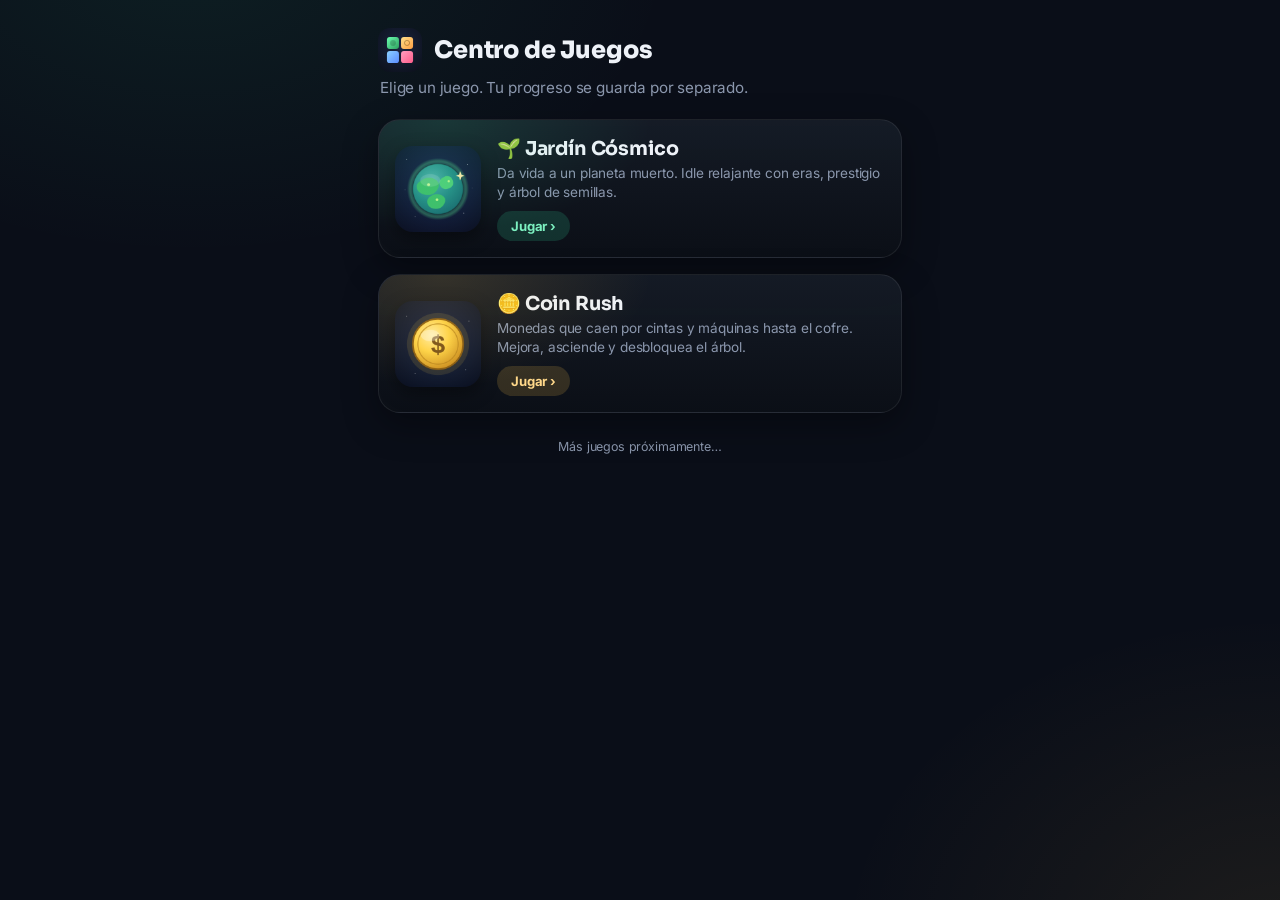
<file: index.html>
<!DOCTYPE html>
<html lang="es">
<head>
  <meta charset="UTF-8">
  <meta name="viewport" content="width=device-width, initial-scale=1.0, viewport-fit=cover">
  <meta name="theme-color" content="#0a0e18">
  <meta name="description" content="Centro de juegos: Jardín Cósmico y Coin Rush.">
  <title>Centro de Juegos</title>

  <link rel="manifest" href="/manifest.webmanifest">
  <link rel="icon" type="image/svg+xml" href="/assets/hub-icon.svg">
  <link rel="apple-touch-icon" href="/assets/apple-touch-icon.png">
  <meta name="apple-mobile-web-app-capable" content="yes">
  <meta name="apple-mobile-web-app-status-bar-style" content="black-translucent">
  <meta name="apple-mobile-web-app-title" content="Juegos">
  <meta name="mobile-web-app-capable" content="yes">

  <style>
    @font-face { font-family: 'Inter'; font-weight: 400; font-display: swap; src: url('/assets/fonts/inter-latin-400-normal.woff2') format('woff2'); }
    @font-face { font-family: 'Inter'; font-weight: 600; font-display: swap; src: url('/assets/fonts/inter-latin-600-normal.woff2') format('woff2'); }
    @font-face { font-family: 'Inter'; font-weight: 700; font-display: swap; src: url('/assets/fonts/inter-latin-700-normal.woff2') format('woff2'); }
    @font-face { font-family: 'Sora'; font-weight: 700; font-display: swap; src: url('/assets/fonts/sora-latin-700-normal.woff2') format('woff2'); }
    @font-face { font-family: 'Sora'; font-weight: 800; font-display: swap; src: url('/assets/fonts/sora-latin-800-normal.woff2') format('woff2'); }
    :root {
      --bg:#0a0e18; --text:#eef2f8; --dim:#8b97ad; --border:rgba(255,255,255,0.08);
      --safe-top:env(safe-area-inset-top,0px); --safe-bottom:env(safe-area-inset-bottom,0px);
    }
    * { box-sizing:border-box; margin:0; padding:0; }
    html,body { min-height:100%; }
    body {
      font-family:'Inter',-apple-system,BlinkMacSystemFont,'Segoe UI',Roboto,sans-serif;
      color:var(--text); -webkit-tap-highlight-color:transparent;
      background:
        radial-gradient(800px 500px at 15% -5%, rgba(53,224,161,0.08), transparent 60%),
        radial-gradient(800px 600px at 100% 105%, rgba(255,198,75,0.08), transparent 55%),
        var(--bg);
      letter-spacing:-0.01em;
    }
    .wrap { max-width:560px; margin:0 auto; padding:calc(28px + var(--safe-top)) 18px calc(28px + var(--safe-bottom)); }
    .brand { display:flex; align-items:center; gap:12px; margin-bottom:6px; }
    .brand img { width:44px; height:44px; border-radius:12px; }
    .brand h1 { font-family:'Sora',sans-serif; font-size:1.5rem; font-weight:800; }
    .sub { color:var(--dim); font-size:0.95rem; margin:0 0 22px 2px; }
    .grid { display:flex; flex-direction:column; gap:16px; }
    .card {
      display:flex; align-items:center; gap:16px; text-decoration:none; color:var(--text);
      padding:16px; border-radius:22px; border:1px solid var(--border);
      background:linear-gradient(180deg, rgba(26,33,44,0.7), rgba(12,16,22,0.75));
      box-shadow:0 12px 34px rgba(0,0,0,0.35); position:relative; overflow:hidden;
      transition:transform 0.12s ease, border-color 0.2s;
    }
    .card:active { transform:scale(0.985); }
    .card::before { content:''; position:absolute; inset:0; opacity:0.14; pointer-events:none; }
    .card.jardin::before { background:radial-gradient(300px 160px at 12% 0%, #35e0a1, transparent 70%); }
    .card.coin::before { background:radial-gradient(300px 160px at 12% 0%, #ffc64b, transparent 70%); }
    .cover { width:86px; height:86px; border-radius:18px; flex:0 0 auto; box-shadow:0 6px 18px rgba(0,0,0,0.4); }
    .meta { flex:1; min-width:0; }
    .meta h2 { font-family:'Sora',sans-serif; font-size:1.2rem; font-weight:700; margin-bottom:3px; }
    .meta p { color:var(--dim); font-size:0.85rem; line-height:1.4; }
    .play {
      margin-top:9px; display:inline-flex; align-items:center; gap:6px;
      font-size:0.82rem; font-weight:800; padding:7px 14px; border-radius:999px;
    }
    .card.jardin .play { background:rgba(53,224,161,0.16); color:#7cf0c0; }
    .card.coin .play { background:rgba(255,198,75,0.16); color:#ffd88a; }
    .foot { text-align:center; color:var(--dim); font-size:0.78rem; margin-top:26px; }
  </style>
</head>
<body>
  <div class="wrap">
    <div class="brand">
      <img src="/assets/hub-icon.svg" alt="">
      <h1>Centro de Juegos</h1>
    </div>
    <p class="sub">Elige un juego. Tu progreso se guarda por separado.</p>

    <div class="grid">
      <a class="card jardin" href="/jardin/">
        <img class="cover" src="/jardin/assets/icon-512.png" alt="Jardín Cósmico">
        <div class="meta">
          <h2>🌱 Jardín Cósmico</h2>
          <p>Da vida a un planeta muerto. Idle relajante con eras, prestigio y árbol de semillas.</p>
          <span class="play">Jugar ›</span>
        </div>
      </a>

      <a class="card coin" href="/coin-rush/">
        <img class="cover" src="/coin-rush/assets/icon-512.png" alt="Coin Rush">
        <div class="meta">
          <h2>🪙 Coin Rush</h2>
          <p>Monedas que caen por cintas y máquinas hasta el cofre. Mejora, asciende y desbloquea el árbol.</p>
          <span class="play">Jugar ›</span>
        </div>
      </a>
    </div>

    <p class="foot">Más juegos próximamente…</p>
  </div>
</body>
</html>
</file>
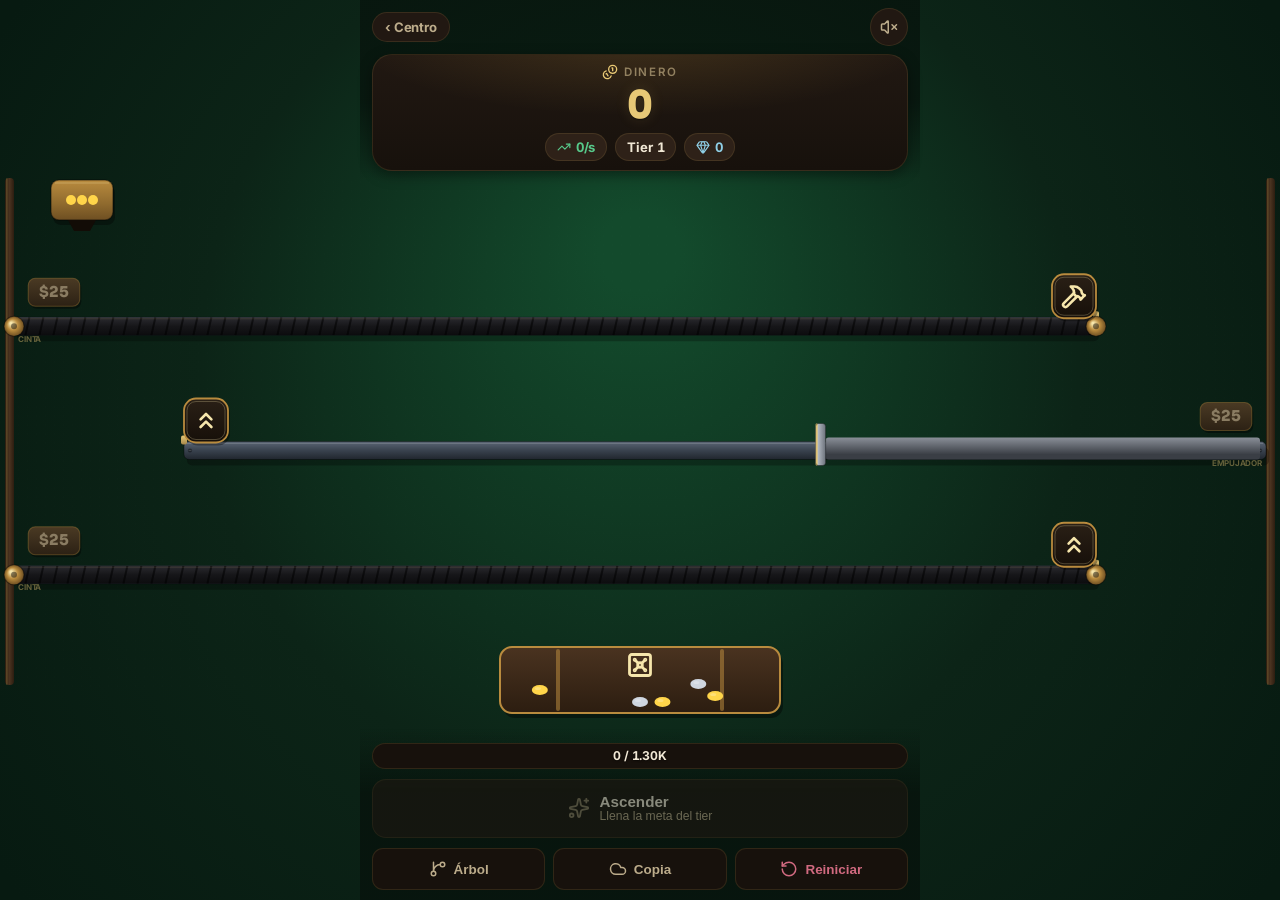
<file: coin-rush/index.html>
<!DOCTYPE html>
<html lang="es">
<head>
  <meta charset="UTF-8">
  <base href="/coin-rush/">
  <meta name="viewport" content="width=device-width, initial-scale=1.0, maximum-scale=1.0, user-scalable=no, viewport-fit=cover">
  <meta name="theme-color" content="#0b0e14">
  <meta name="description" content="Coin Rush: genera monedas, mejoralas por el recorrido y llena el cofre de oro.">
  <title>Coin Rush</title>

  <link rel="manifest" href="manifest.webmanifest">
  <link rel="icon" type="image/svg+xml" href="assets/icon.svg">
  <link rel="apple-touch-icon" href="assets/apple-touch-icon.png">
  <meta name="apple-mobile-web-app-capable" content="yes">
  <meta name="apple-mobile-web-app-status-bar-style" content="black-translucent">
  <meta name="apple-mobile-web-app-title" content="Coin Rush">
  <meta name="mobile-web-app-capable" content="yes">

  <link rel="stylesheet" href="css/style.css">
</head>
<body>
  <div id="app">
    <!-- Barra superior -->
    <header id="topbar">
      <div class="topnav">
        <a class="hub-back" href="/">‹ Centro</a>
        <button id="btn-sound" class="sound-btn" aria-label="Sonido"></button>
      </div>
      <div class="money-card">
        <div class="money-label"><i class="ico" data-ico="coins" data-size="16"></i> Dinero</div>
        <div id="money" class="money">0</div>
        <div class="chips">
          <span class="chip chip-mint"><i class="ico" data-ico="trending-up" data-size="14"></i><span id="rate">0/s</span></span>
          <span class="chip"><span id="tier-label">Tier 1</span></span>
          <span class="chip chip-diamond"><i class="ico" data-ico="gem" data-size="14"></i><span id="diamonds">0</span></span>
        </div>
      </div>
    </header>

    <!-- Máquina -->
    <main id="stage">
      <canvas id="board"></canvas>
    </main>

    <!-- Dock de control -->
    <section id="dock">
      <div class="progress">
        <div id="tier-fill" class="progress-fill"></div>
        <span id="tier-text" class="progress-label"></span>
      </div>
      <button id="btn-ascend" class="btn btn-ascend wide" disabled>
        <i class="ico" data-ico="sparkles" data-size="22"></i>
        <span class="btn-text"><span class="btn-main">Ascender</span>
          <span id="ascend-info" class="btn-sub"></span></span>
      </button>
      <div class="tools">
        <button id="btn-skills" class="tool-btn"><i class="ico" data-ico="git-branch" data-size="18"></i><span>Árbol</span></button>
        <button id="btn-backup" class="tool-btn"><i class="ico" data-ico="cloud" data-size="18"></i><span>Copia</span></button>
        <button id="btn-reset" class="tool-btn danger"><i class="ico" data-ico="rotate-ccw" data-size="18"></i><span>Reiniciar</span></button>
      </div>
    </section>
  </div>

  <!-- Modal: árbol de habilidades -->
  <div id="skills-modal" class="modal" hidden>
    <div class="sheet">
      <div class="sheet-head">
        <h2><i class="ico" data-ico="git-branch" data-size="20"></i> Habilidades <span id="skills-diamonds" class="head-count"></span></h2>
        <button id="skills-close" class="close-btn"><i class="ico" data-ico="x" data-size="18"></i></button>
      </div>
      <div id="skills-list" class="tree"></div>
    </div>
  </div>

  <!-- Modal: copia de seguridad -->
  <div id="save-modal" class="modal" hidden>
    <div class="sheet">
      <div class="sheet-head">
        <h2><i class="ico" data-ico="cloud" data-size="20"></i> Copia de seguridad</h2>
        <button id="save-close" class="close-btn"><i class="ico" data-ico="x" data-size="18"></i></button>
      </div>
      <p class="sheet-info">En iPhone la app usa un almacén separado. Copia este código
        para no perder tu progreso, o pégalo para restaurarlo.</p>
      <label class="field-label">Tu código</label>
      <textarea id="save-code" class="code-area" readonly rows="3"></textarea>
      <button id="save-copy" class="btn btn-ghost wide">Copiar código</button>
      <label class="field-label">Restaurar</label>
      <textarea id="save-import" class="code-area" rows="3" placeholder="Pega un código…"></textarea>
      <button id="save-import-btn" class="btn btn-ghost wide">Importar partida</button>
    </div>
  </div>

  <script src="js/format.js"></script>
  <script src="js/icons.js"></script>
  <script src="js/audio.js"></script>
  <script src="js/data.js"></script>
  <script src="js/state.js"></script>
  <script src="js/route.js"></script>
  <script src="js/engine.js"></script>
  <script src="js/render.js"></script>
  <script src="js/ui.js"></script>
  <script src="js/main.js"></script>
</body>
</html>
</file>
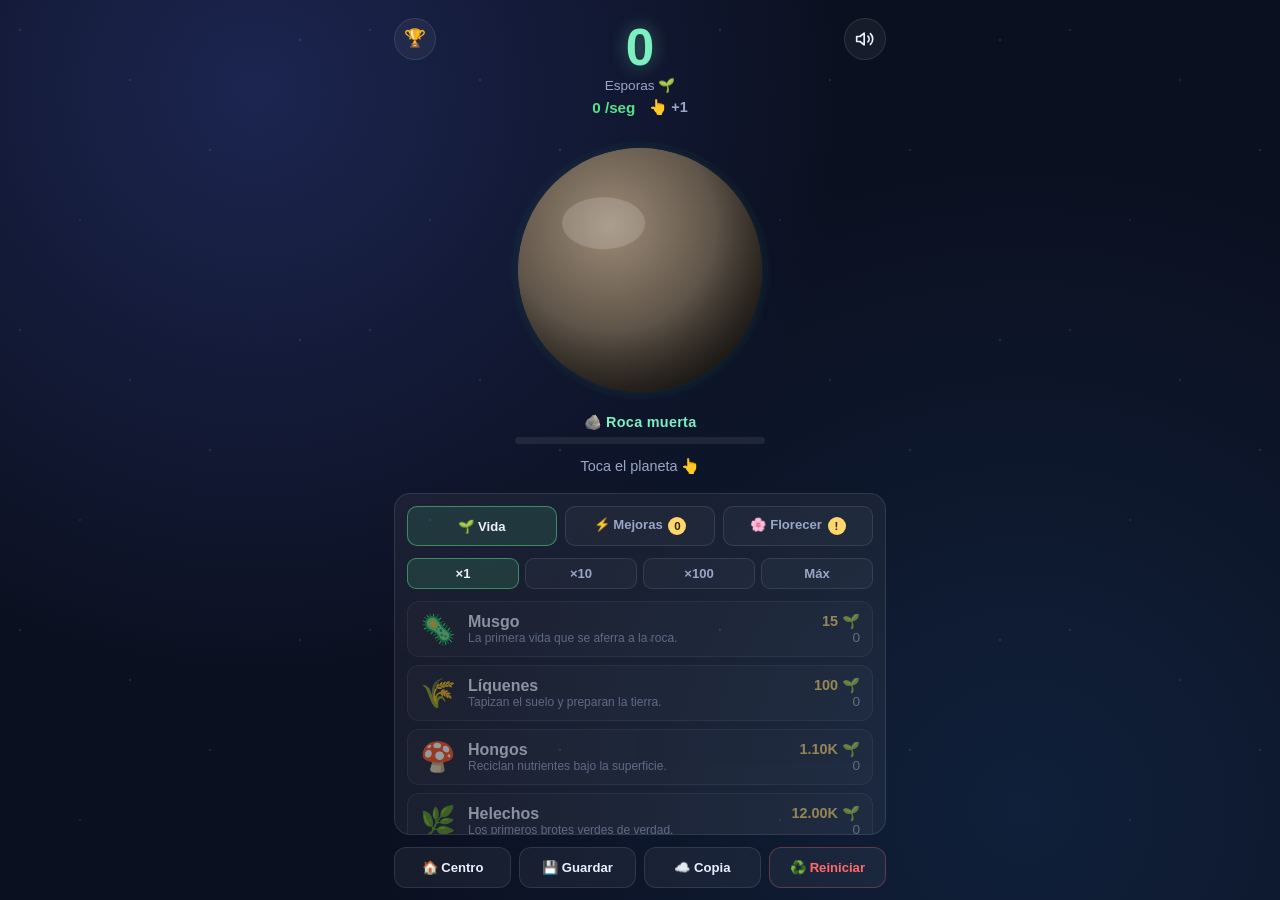
<file: jardin/index.html>
<!DOCTYPE html>
<html lang="es">
<head>
  <meta charset="UTF-8">
  <base href="/jardin/">
  <meta name="viewport" content="width=device-width, initial-scale=1.0, maximum-scale=1.0, user-scalable=no, viewport-fit=cover">
  <meta name="theme-color" content="#0b1020">
  <meta name="description" content="Jardín Cósmico — da vida a un planeta muerto en este juego idle.">
  <title>🌱 Jardín Cósmico</title>

  <!-- App / acceso directo (añadir a pantalla de inicio) -->
  <link rel="manifest" href="manifest.webmanifest">
  <link rel="icon" type="image/png" sizes="32x32" href="assets/favicon-32.png">
  <link rel="icon" type="image/svg+xml" href="assets/icon.svg">
  <link rel="apple-touch-icon" href="assets/apple-touch-icon.png">
  <meta name="apple-mobile-web-app-capable" content="yes">
  <meta name="apple-mobile-web-app-status-bar-style" content="black-translucent">
  <meta name="apple-mobile-web-app-title" content="Jardín Cósmico">
  <meta name="mobile-web-app-capable" content="yes">
  <meta name="application-name" content="Jardín Cósmico">

  <link rel="stylesheet" href="css/style.css">
</head>
<body>
  <!-- Canvas de partículas (detrás de los números flotantes) -->
  <canvas id="particles"></canvas>

  <div id="app">
    <!-- Cabecera: recurso + producción -->
    <header id="hud">
      <button id="btn-trophy" class="icon-btn" aria-label="Ver logros">🏆</button>
      <button id="btn-sound" class="icon-btn" aria-label="Activar o silenciar sonido"></button>
      <div class="resource">
        <span id="spores" class="spores">0</span>
        <span class="resource-label">Esporas 🌱</span>
      </div>
      <div class="stats">
        <span id="per-sec" class="per-sec">0 /seg</span>
        <span id="per-tap" class="per-tap">👆 +1</span>
        <span id="seeds-stat" class="seeds-stat" hidden></span>
        <span id="nucleos-stat" class="nucleos-stat" hidden></span>
      </div>
    </header>

    <!-- Planeta central -->
    <main id="stage">
      <div id="planet-wrap">
        <button id="planet" aria-label="Tocar el planeta para liberar esporas">
          <svg id="planet-svg" viewBox="0 0 200 200" xmlns="http://www.w3.org/2000/svg" aria-hidden="true">
            <defs>
              <radialGradient id="g-rock" cx="38%" cy="32%" r="78%">
                <stop offset="0%" stop-color="#9c8b76"/>
                <stop offset="55%" stop-color="#5f5449"/>
                <stop offset="100%" stop-color="#2a251f"/>
              </radialGradient>
              <radialGradient id="g-ocean" cx="38%" cy="32%" r="80%">
                <stop offset="0%" stop-color="#3fa3c4"/>
                <stop offset="70%" stop-color="#1f6f8b"/>
                <stop offset="100%" stop-color="#0e3a4d"/>
              </radialGradient>
              <radialGradient id="g-shade" cx="38%" cy="32%" r="82%">
                <stop offset="52%" stop-color="rgba(0,0,0,0)"/>
                <stop offset="100%" stop-color="rgba(0,0,0,0.6)"/>
              </radialGradient>
              <clipPath id="planet-clip"><circle cx="100" cy="100" r="94"/></clipPath>
            </defs>

            <!-- Atmósfera (fuera del recorte) -->
            <circle class="p-atmo" cx="100" cy="100" r="98"/>

            <g clip-path="url(#planet-clip)">
              <circle class="p-rock" cx="100" cy="100" r="94" fill="url(#g-rock)"/>
              <circle class="p-ocean" cx="100" cy="100" r="94" fill="url(#g-ocean)"/>
              <g class="p-land"></g>       <!-- continentes (poblados por bloom.js) -->
              <g class="p-veg"></g>        <!-- vegetación / motas (bloom.js) -->
              <g class="p-clouds">
                <ellipse cx="70"  cy="72"  rx="26" ry="10"/>
                <ellipse cx="128" cy="104" rx="30" ry="11"/>
                <ellipse cx="92"  cy="140" rx="22" ry="9"/>
              </g>
              <circle class="p-shade" cx="100" cy="100" r="94" fill="url(#g-shade)"/>
              <ellipse class="p-spec" cx="72" cy="64" rx="32" ry="20" fill="rgba(255,255,255,0.16)"/>
            </g>
          </svg>
        </button>

        <!-- Indicador de era + progreso -->
        <div id="era">
          <div id="era-label" class="era-label">🪨 Roca muerta</div>
          <div class="era-bar"><div id="era-fill" class="era-fill"></div></div>
        </div>

        <div id="tap-hint" class="tap-hint">Toca el planeta 👆</div>
      </div>
    </main>

    <!-- Tienda: pestañas Vida / Mejoras -->
    <section id="shop" aria-label="Tienda">
      <div class="tabs" role="tablist">
        <button id="tab-gen" class="tab active" role="tab">🌱 Vida</button>
        <button id="tab-upg" class="tab" role="tab">
          ⚡ Mejoras <span id="upg-badge" class="badge" hidden>0</span>
        </button>
        <button id="tab-flo" class="tab" role="tab">
          🌸 Florecer <span id="flo-badge" class="badge" hidden>!</span>
        </button>
      </div>
      <div id="generators" class="tab-panel"></div>
      <div id="upgrades" class="tab-panel" hidden></div>
      <div id="florecer" class="tab-panel" hidden>
        <div class="flo-card">
          <div class="flo-seeds"><span id="flo-current">0</span> ✨ Semillas disponibles</div>
          <div id="flo-bonus" class="flo-bonus">Árbol: ×1 producción</div>
          <p class="flo-desc">
            Deja <strong>florecer</strong> tu planeta y renace: pierdes las esporas,
            generadores y mejoras de este mundo, pero ganas <strong>Semillas Estelares</strong>
            para invertir en el <strong>Árbol de Semillas</strong> (mejoras permanentes).
          </p>
          <div id="flo-gain" class="flo-gain">Aún no puedes florecer</div>
          <button id="btn-florecer" class="flo-btn" disabled>🌸 Florecer</button>
          <div id="flo-floradas" class="flo-foot"></div>
        </div>
        <h3 class="tree-title">🌳 Árbol de Semillas</h3>
        <div id="tree" class="tree"></div>

        <h3 class="tree-title">🌠 Supernova</h3>
        <div class="flo-card nova-card">
          <div class="flo-seeds"><span id="nova-current">0</span> 🌠 Núcleos Estelares</div>
          <div id="nova-bonus" class="flo-bonus">×1 producción</div>
          <p class="flo-desc">
            Cuando ya hayas exprimido el Árbol, una <strong>Supernova</strong> reinicia
            toda la capa de Semillas (semillas, árbol y floradas) a cambio de
            <strong>Núcleos Estelares</strong>, que multiplican tu producción
            <strong>×3 cada uno para siempre</strong> y aceleran las Semillas.
          </p>
          <div id="nova-gain" class="flo-gain"></div>
          <button id="btn-supernova" class="nova-btn" disabled>🌠 Supernova</button>
          <div id="nova-foot" class="flo-foot"></div>
        </div>
      </div>
    </section>

    <footer id="footer">
      <a id="btn-hub" class="footer-btn" href="/">🏠 Centro</a>
      <button id="btn-save" class="footer-btn">💾 Guardar</button>
      <button id="btn-backup" class="footer-btn">☁️ Copia</button>
      <button id="btn-reset" class="footer-btn danger">♻️ Reiniciar</button>
    </footer>
  </div>

  <!-- Números flotantes al tocar -->
  <div id="fx"></div>

  <!-- Flash de celebración al subir de era -->
  <div id="flash"></div>

  <!-- Modal de copia de seguridad (export / import) -->
  <div id="save-modal" class="modal" hidden>
    <div class="modal-box">
      <div class="modal-head">
        <h2>☁️ Copia de seguridad</h2>
        <button id="save-close" class="modal-close" aria-label="Cerrar">✕</button>
      </div>
      <p class="save-hint">📱 En iPhone, la app de la pantalla de inicio usa un
        almacén separado. Copia este código para no perder tu progreso, o pégalo
        en el otro dispositivo/navegador para restaurarlo.</p>
      <label class="save-label">Tu código (cópialo):</label>
      <textarea id="save-code" class="save-code" readonly rows="3"></textarea>
      <button id="save-copy" class="footer-btn">📋 Copiar código</button>
      <label class="save-label">Restaurar desde un código:</label>
      <textarea id="save-import" class="save-code" rows="3" placeholder="Pega aquí un código…"></textarea>
      <button id="save-import-btn" class="footer-btn">📥 Importar partida</button>
    </div>
  </div>

  <!-- Modal de logros -->
  <div id="achv-modal" class="modal" hidden>
    <div class="modal-box">
      <div class="modal-head">
        <h2>🏆 Logros <span id="achv-count" class="achv-count"></span></h2>
        <button id="achv-close" class="modal-close" aria-label="Cerrar">✕</button>
      </div>
      <div id="achv-list" class="achv-list"></div>
    </div>
  </div>

  <script src="js/format.js"></script>
  <script src="js/data.js"></script>
  <script src="js/state.js"></script>
  <script src="js/audio.js"></script>
  <script src="js/particles.js"></script>
  <script src="js/bloom.js"></script>
  <script src="js/engine.js"></script>
  <script src="js/ui.js"></script>
  <script src="js/main.js"></script>
</body>
</html>
</file>
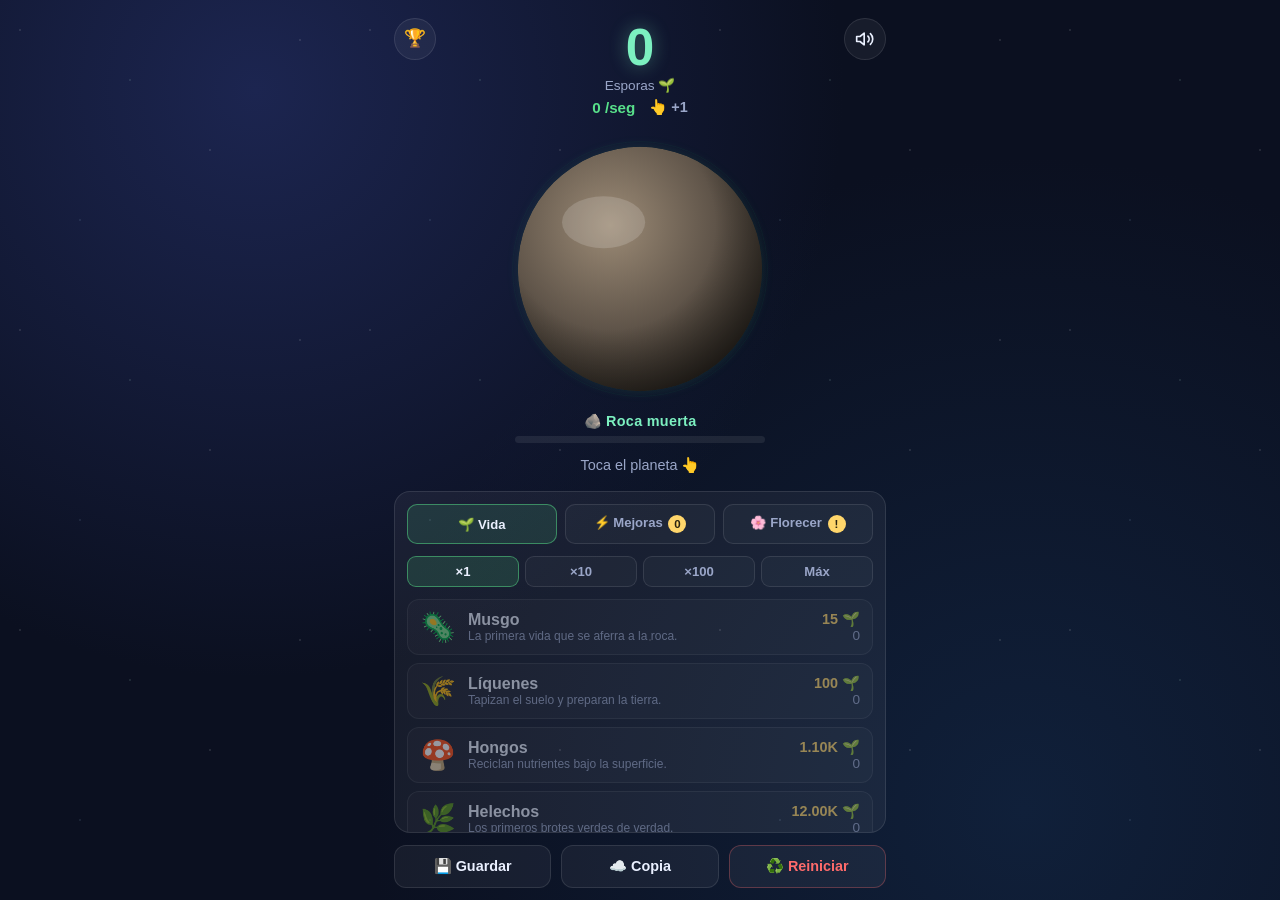
<file: archive/jardin-cosmico/index.html>
<!DOCTYPE html>
<html lang="es">
<head>
  <meta charset="UTF-8">
  <meta name="viewport" content="width=device-width, initial-scale=1.0, maximum-scale=1.0, user-scalable=no, viewport-fit=cover">
  <meta name="theme-color" content="#0b1020">
  <meta name="description" content="Jardín Cósmico — da vida a un planeta muerto en este juego idle.">
  <title>🌱 Jardín Cósmico</title>

  <!-- App / acceso directo (añadir a pantalla de inicio) -->
  <link rel="manifest" href="/manifest.webmanifest">
  <link rel="icon" type="image/png" sizes="32x32" href="/assets/favicon-32.png">
  <link rel="icon" type="image/svg+xml" href="/assets/icon.svg">
  <link rel="apple-touch-icon" href="/assets/apple-touch-icon.png">
  <meta name="apple-mobile-web-app-capable" content="yes">
  <meta name="apple-mobile-web-app-status-bar-style" content="black-translucent">
  <meta name="apple-mobile-web-app-title" content="Jardín Cósmico">
  <meta name="mobile-web-app-capable" content="yes">
  <meta name="application-name" content="Jardín Cósmico">

  <link rel="stylesheet" href="css/style.css">
</head>
<body>
  <!-- Canvas de partículas (detrás de los números flotantes) -->
  <canvas id="particles"></canvas>

  <div id="app">
    <!-- Cabecera: recurso + producción -->
    <header id="hud">
      <button id="btn-trophy" class="icon-btn" aria-label="Ver logros">🏆</button>
      <button id="btn-sound" class="icon-btn" aria-label="Activar o silenciar sonido"></button>
      <div class="resource">
        <span id="spores" class="spores">0</span>
        <span class="resource-label">Esporas 🌱</span>
      </div>
      <div class="stats">
        <span id="per-sec" class="per-sec">0 /seg</span>
        <span id="per-tap" class="per-tap">👆 +1</span>
        <span id="seeds-stat" class="seeds-stat" hidden></span>
        <span id="nucleos-stat" class="nucleos-stat" hidden></span>
      </div>
    </header>

    <!-- Planeta central -->
    <main id="stage">
      <div id="planet-wrap">
        <button id="planet" aria-label="Tocar el planeta para liberar esporas">
          <svg id="planet-svg" viewBox="0 0 200 200" xmlns="http://www.w3.org/2000/svg" aria-hidden="true">
            <defs>
              <radialGradient id="g-rock" cx="38%" cy="32%" r="78%">
                <stop offset="0%" stop-color="#9c8b76"/>
                <stop offset="55%" stop-color="#5f5449"/>
                <stop offset="100%" stop-color="#2a251f"/>
              </radialGradient>
              <radialGradient id="g-ocean" cx="38%" cy="32%" r="80%">
                <stop offset="0%" stop-color="#3fa3c4"/>
                <stop offset="70%" stop-color="#1f6f8b"/>
                <stop offset="100%" stop-color="#0e3a4d"/>
              </radialGradient>
              <radialGradient id="g-shade" cx="38%" cy="32%" r="82%">
                <stop offset="52%" stop-color="rgba(0,0,0,0)"/>
                <stop offset="100%" stop-color="rgba(0,0,0,0.6)"/>
              </radialGradient>
              <clipPath id="planet-clip"><circle cx="100" cy="100" r="94"/></clipPath>
            </defs>

            <!-- Atmósfera (fuera del recorte) -->
            <circle class="p-atmo" cx="100" cy="100" r="98"/>

            <g clip-path="url(#planet-clip)">
              <circle class="p-rock" cx="100" cy="100" r="94" fill="url(#g-rock)"/>
              <circle class="p-ocean" cx="100" cy="100" r="94" fill="url(#g-ocean)"/>
              <g class="p-land"></g>       <!-- continentes (poblados por bloom.js) -->
              <g class="p-veg"></g>        <!-- vegetación / motas (bloom.js) -->
              <g class="p-clouds">
                <ellipse cx="70"  cy="72"  rx="26" ry="10"/>
                <ellipse cx="128" cy="104" rx="30" ry="11"/>
                <ellipse cx="92"  cy="140" rx="22" ry="9"/>
              </g>
              <circle class="p-shade" cx="100" cy="100" r="94" fill="url(#g-shade)"/>
              <ellipse class="p-spec" cx="72" cy="64" rx="32" ry="20" fill="rgba(255,255,255,0.16)"/>
            </g>
          </svg>
        </button>

        <!-- Indicador de era + progreso -->
        <div id="era">
          <div id="era-label" class="era-label">🪨 Roca muerta</div>
          <div class="era-bar"><div id="era-fill" class="era-fill"></div></div>
        </div>

        <div id="tap-hint" class="tap-hint">Toca el planeta 👆</div>
      </div>
    </main>

    <!-- Tienda: pestañas Vida / Mejoras -->
    <section id="shop" aria-label="Tienda">
      <div class="tabs" role="tablist">
        <button id="tab-gen" class="tab active" role="tab">🌱 Vida</button>
        <button id="tab-upg" class="tab" role="tab">
          ⚡ Mejoras <span id="upg-badge" class="badge" hidden>0</span>
        </button>
        <button id="tab-flo" class="tab" role="tab">
          🌸 Florecer <span id="flo-badge" class="badge" hidden>!</span>
        </button>
      </div>
      <div id="generators" class="tab-panel"></div>
      <div id="upgrades" class="tab-panel" hidden></div>
      <div id="florecer" class="tab-panel" hidden>
        <div class="flo-card">
          <div class="flo-seeds"><span id="flo-current">0</span> ✨ Semillas disponibles</div>
          <div id="flo-bonus" class="flo-bonus">Árbol: ×1 producción</div>
          <p class="flo-desc">
            Deja <strong>florecer</strong> tu planeta y renace: pierdes las esporas,
            generadores y mejoras de este mundo, pero ganas <strong>Semillas Estelares</strong>
            para invertir en el <strong>Árbol de Semillas</strong> (mejoras permanentes).
          </p>
          <div id="flo-gain" class="flo-gain">Aún no puedes florecer</div>
          <button id="btn-florecer" class="flo-btn" disabled>🌸 Florecer</button>
          <div id="flo-floradas" class="flo-foot"></div>
        </div>
        <h3 class="tree-title">🌳 Árbol de Semillas</h3>
        <div id="tree" class="tree"></div>

        <h3 class="tree-title">🌠 Supernova</h3>
        <div class="flo-card nova-card">
          <div class="flo-seeds"><span id="nova-current">0</span> 🌠 Núcleos Estelares</div>
          <div id="nova-bonus" class="flo-bonus">×1 producción</div>
          <p class="flo-desc">
            Cuando ya hayas exprimido el Árbol, una <strong>Supernova</strong> reinicia
            toda la capa de Semillas (semillas, árbol y floradas) a cambio de
            <strong>Núcleos Estelares</strong>, que multiplican tu producción
            <strong>×3 cada uno para siempre</strong> y aceleran las Semillas.
          </p>
          <div id="nova-gain" class="flo-gain"></div>
          <button id="btn-supernova" class="nova-btn" disabled>🌠 Supernova</button>
          <div id="nova-foot" class="flo-foot"></div>
        </div>
      </div>
    </section>

    <footer id="footer">
      <button id="btn-save" class="footer-btn">💾 Guardar</button>
      <button id="btn-backup" class="footer-btn">☁️ Copia</button>
      <button id="btn-reset" class="footer-btn danger">♻️ Reiniciar</button>
    </footer>
  </div>

  <!-- Números flotantes al tocar -->
  <div id="fx"></div>

  <!-- Flash de celebración al subir de era -->
  <div id="flash"></div>

  <!-- Modal de copia de seguridad (export / import) -->
  <div id="save-modal" class="modal" hidden>
    <div class="modal-box">
      <div class="modal-head">
        <h2>☁️ Copia de seguridad</h2>
        <button id="save-close" class="modal-close" aria-label="Cerrar">✕</button>
      </div>
      <p class="save-hint">📱 En iPhone, la app de la pantalla de inicio usa un
        almacén separado. Copia este código para no perder tu progreso, o pégalo
        en el otro dispositivo/navegador para restaurarlo.</p>
      <label class="save-label">Tu código (cópialo):</label>
      <textarea id="save-code" class="save-code" readonly rows="3"></textarea>
      <button id="save-copy" class="footer-btn">📋 Copiar código</button>
      <label class="save-label">Restaurar desde un código:</label>
      <textarea id="save-import" class="save-code" rows="3" placeholder="Pega aquí un código…"></textarea>
      <button id="save-import-btn" class="footer-btn">📥 Importar partida</button>
    </div>
  </div>

  <!-- Modal de logros -->
  <div id="achv-modal" class="modal" hidden>
    <div class="modal-box">
      <div class="modal-head">
        <h2>🏆 Logros <span id="achv-count" class="achv-count"></span></h2>
        <button id="achv-close" class="modal-close" aria-label="Cerrar">✕</button>
      </div>
      <div id="achv-list" class="achv-list"></div>
    </div>
  </div>

  <script src="js/format.js"></script>
  <script src="js/data.js"></script>
  <script src="js/state.js"></script>
  <script src="js/audio.js"></script>
  <script src="js/particles.js"></script>
  <script src="js/bloom.js"></script>
  <script src="js/engine.js"></script>
  <script src="js/ui.js"></script>
  <script src="js/main.js"></script>
</body>
</html>
</file>
<file: coin-rush/css/style.css>
/* ============================================================
   Coin Rush — sistema de diseño "Casino Real" (fieltro + madera + oro)
   ============================================================ */
/* Fuentes autoalojadas (offline, sin dependencias externas) */
@font-face { font-family: 'Inter'; font-style: normal; font-weight: 400; font-display: swap; src: url('/assets/fonts/inter-latin-400-normal.woff2') format('woff2'); }
@font-face { font-family: 'Inter'; font-style: normal; font-weight: 600; font-display: swap; src: url('/assets/fonts/inter-latin-600-normal.woff2') format('woff2'); }
@font-face { font-family: 'Inter'; font-style: normal; font-weight: 700; font-display: swap; src: url('/assets/fonts/inter-latin-700-normal.woff2') format('woff2'); }
@font-face { font-family: 'Sora'; font-style: normal; font-weight: 600; font-display: swap; src: url('/assets/fonts/sora-latin-600-normal.woff2') format('woff2'); }
@font-face { font-family: 'Sora'; font-style: normal; font-weight: 700; font-display: swap; src: url('/assets/fonts/sora-latin-700-normal.woff2') format('woff2'); }
@font-face { font-family: 'Sora'; font-style: normal; font-weight: 800; font-display: swap; src: url('/assets/fonts/sora-latin-800-normal.woff2') format('woff2'); }

:root {
  /* Superficies — madera/cuero oscuros sobre tapete */
  --bg: #0a140f;
  --surface-1: #17110c;
  --surface-2: #211812;
  --surface-3: #2e2118;
  --border: rgba(214,178,94,0.13);
  --border-strong: rgba(214,178,94,0.30);
  /* Texto — crema cálida */
  --text: #f2e9d6;
  --text-dim: #bcac8b;
  --text-mute: #8a7c62;
  /* Acentos — oro cálido, esmeralda de tapete, poco saturados */
  --gold: #e6c877;
  --gold-2: #c69a37;
  --mint: #57c98a;      /* verde tapete de acento (no neón) */
  --diamond: #8fcfe6;
  --danger: #d16a80;
  /* Formas */
  --r-lg: 20px;
  --r-md: 14px;
  --r-sm: 11px;
  --shadow: 0 12px 34px rgba(0,0,0,0.5);
  --shadow-sm: 0 4px 14px rgba(0,0,0,0.4);
  --safe-top: env(safe-area-inset-top, 0px);
  --safe-bottom: env(safe-area-inset-bottom, 0px);
  --font-ui: 'Inter', -apple-system, BlinkMacSystemFont, 'Segoe UI', Roboto, sans-serif;
  --font-display: 'Sora', var(--font-ui);
}
* { box-sizing: border-box; margin: 0; padding: 0; }
html, body { height: 100%; overscroll-behavior: none; }
body {
  font-family: var(--font-ui);
  color: var(--text);
  background:
    radial-gradient(1100px 700px at 50% -10%, #14351f, transparent 65%),
    radial-gradient(900px 600px at 50% 120%, #0d241a, transparent 60%),
    var(--bg);
  -webkit-tap-highlight-color: transparent;
  user-select: none; -webkit-user-select: none;
  touch-action: manipulation;
  letter-spacing: -0.01em;
}
.ico { display: inline-flex; align-items: center; justify-content: center; }
.ico svg { display: block; }

/* El escenario es un POZO a pantalla completa; el HUD flota encima. */
#app { display: block; min-height: 100vh; min-height: 100dvh; }

/* ---------- Barra superior (flotante) ---------- */
#topbar {
  position: fixed; z-index: 3; top: 0; left: 50%; transform: translateX(-50%);
  width: 100%; max-width: 560px;
  padding: calc(8px + var(--safe-top)) 12px 10px;
  background: linear-gradient(to bottom, rgba(7,20,13,0.82) 55%, transparent);
  pointer-events: none;
}
#topbar > * { pointer-events: auto; }
.topnav { display: flex; align-items: center; justify-content: space-between; margin-bottom: 8px; }
.hub-back {
  display: inline-flex; align-items: center; gap: 2px;
  padding: 6px 12px; border-radius: 999px;
  background: var(--surface-2); border: 1px solid var(--border);
  color: var(--text-dim); font-size: 0.82rem; font-weight: 700; text-decoration: none;
}
.hub-back:active { transform: scale(0.97); }
.sound-btn {
  width: 38px; height: 38px; border-radius: 50%;
  display: flex; align-items: center; justify-content: center;
  background: var(--surface-2); border: 1px solid var(--border);
  color: var(--text-dim); cursor: pointer;
}
.sound-btn.on { color: var(--gold); border-color: var(--border-strong); }
.sound-btn:active { transform: scale(0.94); }
.money-card {
  background: linear-gradient(180deg, var(--surface-2), var(--surface-1));
  border: 1px solid var(--border);
  border-radius: var(--r-lg);
  padding: 9px 16px 9px;
  box-shadow: var(--shadow-sm);
  text-align: center;
  position: relative;
  overflow: hidden;
}
.money-card::before {
  content: ''; position: absolute; inset: 0;
  background: radial-gradient(420px 120px at 50% -20%, rgba(255,198,75,0.14), transparent 70%);
  pointer-events: none;
}
.money-label {
  display: inline-flex; align-items: center; gap: 6px;
  font-size: 0.72rem; font-weight: 600; letter-spacing: 0.14em; text-transform: uppercase;
  color: var(--text-mute);
}
.money-label .ico { color: var(--gold); }
.money {
  font-family: var(--font-display);
  font-size: clamp(1.9rem, 7.5vw, 2.4rem); font-weight: 800; line-height: 1.02;
  color: var(--gold);
  text-shadow: 0 1px 1px rgba(0,0,0,0.5), 0 0 14px rgba(214,178,94,0.16);
  font-variant-numeric: tabular-nums;
  margin: 2px 0 8px;
}
.chips { display: flex; justify-content: center; gap: 8px; flex-wrap: wrap; }
.chip {
  display: inline-flex; align-items: center; gap: 5px;
  padding: 5px 11px; border-radius: 999px;
  background: var(--surface-3); border: 1px solid var(--border);
  font-size: 0.82rem; font-weight: 700; color: var(--text);
  font-variant-numeric: tabular-nums;
}
.chip-mint { color: var(--mint); } .chip-mint .ico { color: var(--mint); }
.chip-diamond { color: var(--diamond); } .chip-diamond .ico { color: var(--diamond); }

/* ---------- Máquina (canvas) ---------- */
#stage {
  position: fixed; inset: 0; z-index: 0;          /* pozo a pantalla completa */
  background: #0c2417;                             /* base de tapete */
  overflow: hidden;
}
#board { position: absolute; inset: 0; width: 100%; height: 100%; display: block; touch-action: manipulation; }

/* ---------- Dock (flotante) ---------- */
#dock {
  position: fixed; z-index: 3; bottom: 0; left: 50%; transform: translateX(-50%);
  width: 100%; max-width: 560px;
  display: flex; flex-direction: column; gap: 10px;
  padding: 14px 12px calc(10px + var(--safe-bottom));
  background: linear-gradient(to top, rgba(7,20,13,0.9) 62%, transparent);
  pointer-events: none;
}
#dock > * { pointer-events: auto; }
.progress {
  position: relative; height: 26px; border-radius: 999px;
  background: var(--surface-1); border: 1px solid var(--border); overflow: hidden;
}
.progress-fill {
  height: 100%; width: 0%;
  background: linear-gradient(90deg, var(--gold-2), var(--gold));
  box-shadow: inset 0 1px 0 rgba(255,255,255,0.25);
  transition: width 0.3s ease;
}
.progress-label {
  position: absolute; inset: 0; display: flex; align-items: center; justify-content: center;
  font-size: 0.76rem; font-weight: 700; color: var(--text); font-variant-numeric: tabular-nums;
  text-shadow: 0 1px 2px rgba(0,0,0,0.5);
}

.actions { display: flex; gap: 10px; }
.btn {
  flex: 1; display: flex; align-items: center; gap: 10px;
  padding: 13px 14px; border-radius: var(--r-md); border: 1px solid var(--border);
  background: var(--surface-2); color: var(--text); cursor: pointer;
  transition: transform 0.08s ease, box-shadow 0.2s ease, opacity 0.2s ease, background 0.2s;
}
.btn:active { transform: translateY(1px) scale(0.995); }
.btn .ico { flex: 0 0 auto; }
.btn-text { display: flex; flex-direction: column; align-items: flex-start; line-height: 1.15; min-width: 0; }
.btn-main { font-weight: 700; font-size: 0.95rem; }
.btn-sub { font-size: 0.76rem; color: var(--text-dim); font-variant-numeric: tabular-nums; }
.btn-primary {
  background: linear-gradient(180deg, #202a38, #171e28);
  border-color: var(--border-strong);
}
.btn-primary .ico { color: var(--gold); }
.btn-primary.affordable {
  background: linear-gradient(180deg, rgba(255,198,75,0.18), rgba(255,159,67,0.08));
  border-color: rgba(255,198,75,0.5);
  box-shadow: 0 6px 20px rgba(255,159,67,0.18);
}
.btn-ascend .ico { color: var(--text-mute); }
.btn-ascend:disabled { opacity: 0.55; cursor: not-allowed; }
.btn-ascend.ready {
  background: linear-gradient(135deg, #2a2140, #3a2a20);
  border-color: rgba(255,198,75,0.7);
  animation: readyGlow 1.6s ease-in-out infinite;
}
.btn-ascend.ready .ico { color: var(--gold); }
.btn-ascend.ready .btn-sub { color: var(--gold); }
@keyframes readyGlow {
  0%,100% { box-shadow: 0 0 0 rgba(255,198,75,0); }
  50% { box-shadow: 0 0 22px rgba(255,198,75,0.4); }
}

/* Mejoras por partes */
.tracks-row { display: grid; grid-template-columns: repeat(3, 1fr); gap: 8px; }
.track {
  display: flex; flex-direction: column; align-items: center; gap: 2px;
  padding: 8px 5px 7px; border-radius: var(--r-md);
  border: 1px solid var(--border); background: var(--surface-2); color: var(--text);
  cursor: pointer; transition: transform 0.08s, background 0.2s, border-color 0.2s;
}
.track:active { transform: translateY(1px) scale(0.99); }
.track-ico { height: 22px; display: flex; align-items: center; }
.track-name { font-size: 0.82rem; font-weight: 700; }
.track-lvl { font-size: 0.72rem; color: var(--text-dim); font-variant-numeric: tabular-nums; }
.track-cost {
  font-size: 0.82rem; font-weight: 800; color: var(--gold); font-variant-numeric: tabular-nums;
  display: flex; align-items: center; gap: 3px;
}
.track-cost::after { content: '💰'; font-size: 0.72rem; }
.track.affordable { border-color: rgba(255,198,75,0.5); background: rgba(255,198,75,0.09); }
.track.shake { animation: shake 0.3s ease; }
@keyframes shake { 0%,100% { transform: translateX(0); } 25% { transform: translateX(-4px); } 75% { transform: translateX(4px); } }

.btn-ascend.wide { width: 100%; justify-content: center; }

.tools { display: flex; gap: 8px; }
.tool-btn {
  flex: 1; display: flex; align-items: center; justify-content: center; gap: 7px;
  padding: 11px 6px; border-radius: var(--r-sm);
  background: var(--surface-1); border: 1px solid var(--border); color: var(--text-dim);
  font-size: 0.84rem; font-weight: 600; cursor: pointer;
  transition: transform 0.08s, color 0.2s, border-color 0.2s;
}
.tool-btn:active { transform: scale(0.97); }
.tool-btn.danger { color: var(--danger); } .tool-btn.danger .ico { color: var(--danger); }

/* ---------- Modales (sheets) ---------- */
.modal {
  position: fixed; inset: 0; z-index: 100;
  display: flex; align-items: flex-end; justify-content: center;
  background: rgba(4,7,12,0.7); backdrop-filter: blur(6px);
  padding: 0;
}
.modal[hidden] { display: none; }
.sheet {
  width: 100%; max-width: 560px; max-height: 86vh;
  display: flex; flex-direction: column;
  background: var(--surface-1);
  border: 1px solid var(--border-strong); border-bottom: none;
  border-radius: 22px 22px 0 0;
  padding: 16px 16px calc(18px + var(--safe-bottom));
  box-shadow: 0 -20px 60px rgba(0,0,0,0.5);
  animation: sheetUp 0.28s cubic-bezier(0.22,1,0.36,1);
}
@keyframes sheetUp { from { transform: translateY(30px); opacity: 0.6; } to { transform: none; opacity: 1; } }
.sheet-head { display: flex; align-items: center; justify-content: space-between; margin-bottom: 12px; }
.sheet-head h2 {
  display: flex; align-items: center; gap: 8px;
  font-family: var(--font-display); font-size: 1.15rem; font-weight: 700;
}
.sheet-head h2 .ico { color: var(--gold); }
.head-count { font-size: 0.9rem; color: var(--diamond); font-weight: 700; margin-left: 4px; }
.close-btn {
  width: 36px; height: 36px; border-radius: 50%;
  border: 1px solid var(--border); background: var(--surface-3); color: var(--text-dim);
  cursor: pointer; display: flex; align-items: center; justify-content: center;
}
.sheet-info { font-size: 0.85rem; color: var(--text-dim); line-height: 1.55; margin-bottom: 14px; }
.sheet-info strong { color: var(--gold); }

/* Lista de opciones (swap) */
.opt-list { display: flex; flex-direction: column; gap: 8px; overflow-y: auto; -webkit-overflow-scrolling: touch; }
.opt {
  display: flex; align-items: center; gap: 13px; width: 100%; text-align: left;
  padding: 13px; border-radius: var(--r-md); border: 1px solid var(--border);
  background: var(--surface-2); color: var(--text); cursor: pointer;
  transition: transform 0.08s, border-color 0.2s, background 0.2s;
}
.opt:active { transform: scale(0.99); }
.opt.current { border-color: rgba(53,224,161,0.5); background: rgba(53,224,161,0.08); }
.opt:disabled { opacity: 0.45; cursor: not-allowed; }
.opt-badge {
  width: 42px; height: 42px; border-radius: 12px; flex: 0 0 auto;
  display: flex; align-items: center; justify-content: center;
  background: var(--surface-3);
}
.opt-info { display: flex; flex-direction: column; gap: 2px; min-width: 0; }
.opt-name { font-weight: 700; font-size: 0.95rem; }
.opt-desc { font-size: 0.78rem; color: var(--text-dim); line-height: 1.35; }

/* Árbol de habilidades */
.tree { display: flex; flex-direction: column; gap: 7px; overflow-y: auto; -webkit-overflow-scrolling: touch; }
.tree-branch {
  font-size: 0.72rem; font-weight: 800; text-transform: uppercase; letter-spacing: 0.12em;
  color: var(--text-mute); margin: 12px 2px 3px;
}
.node {
  display: flex; align-items: center; gap: 12px; width: 100%; text-align: left;
  padding: 11px 13px; border-radius: var(--r-md); border: 1px solid var(--border);
  background: var(--surface-2); color: var(--text); cursor: pointer;
  transition: transform 0.08s, background 0.2s, border-color 0.2s, opacity 0.2s;
}
.node-badge {
  width: 38px; height: 38px; border-radius: 11px; flex: 0 0 auto;
  display: flex; align-items: center; justify-content: center;
  background: var(--surface-3); color: var(--diamond);
}
.node-info { display: flex; flex-direction: column; flex: 1; min-width: 0; gap: 2px; }
.node-name { font-weight: 700; font-size: 0.9rem; }
.node-desc { font-size: 0.75rem; color: var(--text-dim); line-height: 1.35; }
.node-cost { font-weight: 800; font-size: 0.9rem; color: var(--diamond); flex: 0 0 auto; font-variant-numeric: tabular-nums; }
.node.available { border-color: rgba(92,200,255,0.45); background: rgba(92,200,255,0.07); }
.node.available:active { transform: scale(0.99); }
.node.owned { border-color: rgba(87,201,138,0.45); background: rgba(87,201,138,0.09); }
.node.owned .node-badge, .node.owned .node-cost { color: var(--mint); }
.node.expensive { opacity: 0.72; }
.node.expensive .node-cost { color: var(--danger); }
.node.locked { opacity: 0.42; }

/* Copia */
.field-label { display: block; font-size: 0.74rem; font-weight: 700; letter-spacing: 0.06em; text-transform: uppercase; color: var(--text-mute); margin: 10px 0 6px; }
.code-area {
  width: 100%; background: rgba(0,0,0,0.35); border: 1px solid var(--border);
  border-radius: var(--r-sm); color: var(--text); padding: 11px;
  font-family: ui-monospace, monospace; font-size: 0.72rem; word-break: break-all; resize: vertical; margin-bottom: 8px;
}
.btn-ghost {
  justify-content: center; background: var(--surface-3); border-color: var(--border-strong);
  font-weight: 700;
}
.btn-ghost.wide { width: 100%; }

/* Toast */
.toast {
  position: fixed; left: 50%; bottom: calc(90px + var(--safe-bottom));
  transform: translateX(-50%) translateY(16px);
  background: var(--surface-3); border: 1px solid var(--border-strong); color: var(--text);
  padding: 12px 18px; border-radius: 999px; font-size: 0.9rem; font-weight: 600;
  opacity: 0; transition: opacity 0.3s, transform 0.3s; z-index: 200;
  box-shadow: var(--shadow); pointer-events: none; max-width: 90vw; text-align: center;
}
.toast.show { opacity: 1; transform: translateX(-50%) translateY(0); }

@media (prefers-reduced-motion: reduce) {
  *, *::before, *::after { animation-duration: 0.001s !important; transition-duration: 0.001s !important; }
}
</file>
<file: jardin/css/style.css>
/* Jardín Cósmico — estilos mobile-first */

:root {
  --bg: #0b1020;
  --bg-2: #131a33;
  --panel: rgba(255, 255, 255, 0.05);
  --panel-border: rgba(255, 255, 255, 0.1);
  --text: #eaf0ff;
  --text-dim: #9aa6c8;
  --accent: #58e08a;
  --accent-2: #7cf0c0;
  --danger: #ff6b6b;
  --gold: #ffd66b;
  --radius: 16px;
  --safe-top: env(safe-area-inset-top, 0px);
  --safe-bottom: env(safe-area-inset-bottom, 0px);
}

* { box-sizing: border-box; margin: 0; padding: 0; }

html, body {
  height: 100%;
  overscroll-behavior: none;
}

body {
  font-family: -apple-system, BlinkMacSystemFont, 'Segoe UI', Roboto, sans-serif;
  color: var(--text);
  background:
    radial-gradient(circle at 20% 10%, #1c2550 0%, transparent 45%),
    radial-gradient(circle at 80% 90%, #10203a 0%, transparent 50%),
    var(--bg);
  -webkit-tap-highlight-color: transparent;
  user-select: none;
  -webkit-user-select: none;
  touch-action: manipulation;
}

/* Estrellas de fondo sutiles */
body::before {
  content: '';
  position: fixed;
  inset: 0;
  background-image:
    radial-gradient(1px 1px at 20px 30px, #fff, transparent),
    radial-gradient(1px 1px at 130px 80px, #cfe, transparent),
    radial-gradient(1px 1px at 210px 150px, #fff, transparent),
    radial-gradient(1px 1px at 80px 220px, #ace, transparent),
    radial-gradient(1px 1px at 300px 40px, #fff, transparent);
  background-size: 350px 300px;
  opacity: 0.35;
  pointer-events: none;
  z-index: 0;
}

#app {
  position: relative;
  z-index: 1;
  display: flex;
  flex-direction: column;
  min-height: 100vh;
  min-height: 100dvh;
  max-width: 520px;
  margin: 0 auto;
  padding: calc(12px + var(--safe-top)) 14px calc(12px + var(--safe-bottom));
}

/* ---------- Canvas de partículas ---------- */
#particles {
  position: fixed;
  inset: 0;
  z-index: 2;
  pointer-events: none;
}

/* ---------- HUD ---------- */
#hud {
  position: relative;
  text-align: center;
  padding: 10px 0 6px;
}
.icon-btn {
  position: absolute;
  top: 6px;
  width: 42px;
  height: 42px;
  border-radius: 50%;
  border: 1px solid var(--panel-border);
  background: var(--panel);
  color: var(--text);
  font-size: 1.1rem;
  cursor: pointer;
  line-height: 1;
  display: flex;
  align-items: center;
  justify-content: center;
  z-index: 3;
}
#btn-sound { right: 0; }
#btn-trophy { left: 0; }
.icon-btn:active { transform: scale(0.94); }
.icon-btn.muted { opacity: 0.6; }
.seeds-stat { font-size: 0.9rem; color: var(--gold); font-weight: 700; }
.resource { display: flex; flex-direction: column; align-items: center; }
.spores {
  font-size: clamp(2.2rem, 9vw, 3.2rem);
  font-weight: 800;
  line-height: 1;
  color: var(--accent-2);
  text-shadow: 0 0 18px rgba(124, 240, 192, 0.4);
  font-variant-numeric: tabular-nums;
}
.resource-label { font-size: 0.85rem; color: var(--text-dim); margin-top: 4px; }
.stats {
  display: flex;
  gap: 14px;
  justify-content: center;
  align-items: center;
  margin-top: 6px;
  flex-wrap: wrap;
}
.per-sec { font-size: 0.95rem; color: var(--accent); font-weight: 600; }
.per-tap { font-size: 0.9rem; color: var(--text-dim); font-weight: 600; }
.seeds-stat { font-size: 0.9rem; color: var(--gold); font-weight: 700; }
.nucleos-stat { font-size: 0.9rem; color: #c6a8ff; font-weight: 700; }

/* ---------- Planeta ---------- */
#stage {
  flex: 1;
  display: flex;
  align-items: center;
  justify-content: center;
  min-height: 34vh;
}
#planet-wrap { display: flex; flex-direction: column; align-items: center; gap: 14px; }

#planet {
  position: relative;
  width: min(60vw, 250px);
  height: min(60vw, 250px);
  border: none;
  border-radius: 50%;
  background: none;
  cursor: pointer;
  padding: 0;
  transition: transform 0.08s ease;
}
#planet:active { transform: scale(0.96); }
#planet.tapped { animation: planetPop 0.18s ease; }
@keyframes planetPop {
  0% { transform: scale(1); }
  40% { transform: scale(1.06); }
  100% { transform: scale(1); }
}

/* SVG del planeta: las capas cobran vida según --life (0..1) */
#planet-svg {
  --life: 0;
  width: 100%;
  height: 100%;
  display: block;
  overflow: visible;
  filter: drop-shadow(0 0 calc(6px + 34px * var(--life)) hsla(140, 70%, 55%, calc(0.12 + 0.4 * var(--life))));
}

/* Océano: se llena de agua a media vida */
.p-ocean {
  opacity: clamp(0, calc((var(--life) - 0.22) * 2.4), 0.95);
  transition: opacity 0.8s ease;
}
/* Continentes: aparecen y verdean con la vida */
.p-land { opacity: clamp(0, calc((var(--life) - 0.12) * 2.6), 1); transition: opacity 0.8s ease; }
.p-land path {
  fill: hsl(95 calc(18% + 58% * var(--life)) calc(28% + 10% * var(--life)));
  transition: fill 0.8s ease;
}
/* Vegetación: motas verdes claras que brotan a vida alta */
.p-veg { opacity: clamp(0, calc((var(--life) - 0.55) * 2.6), 0.9); transition: opacity 0.8s ease; }
.p-veg circle { fill: #b6f26a; }
/* Nubes: derivan lentamente y aparecen a media-alta vida */
.p-clouds { opacity: clamp(0, calc((var(--life) - 0.45) * 2.4), 0.7); transition: opacity 0.8s ease; }
.p-clouds ellipse { fill: rgba(255,255,255,0.85); animation: cloudDrift 22s ease-in-out infinite; }
.p-clouds ellipse:nth-child(2) { animation-duration: 30s; animation-direction: reverse; }
.p-clouds ellipse:nth-child(3) { animation-duration: 26s; }
@keyframes cloudDrift {
  0%, 100% { transform: translateX(-8px); }
  50% { transform: translateX(8px); }
}
/* Atmósfera exterior */
.p-atmo {
  fill: none;
  stroke: hsla(150, 80%, 60%, 0.6);
  stroke-width: clamp(0, calc(var(--life) * 6), 5);
  opacity: clamp(0.06, calc(var(--life) * 0.85), 0.85);
  transition: stroke-width 0.8s ease, opacity 0.8s ease;
  animation: atmoPulse 4s ease-in-out infinite;
}
@keyframes atmoPulse { 0%,100% { r: 98px; } 50% { r: 100px; } }

/* Barra de era */
#era { width: min(60vw, 250px); text-align: center; }
.era-label {
  font-size: 0.9rem;
  font-weight: 700;
  color: var(--accent-2);
  margin-bottom: 6px;
  letter-spacing: 0.02em;
}
.era-bar {
  height: 7px;
  border-radius: 99px;
  background: rgba(255,255,255,0.08);
  overflow: hidden;
}
.era-fill {
  height: 100%;
  width: 0%;
  border-radius: 99px;
  background: linear-gradient(90deg, var(--accent), var(--accent-2));
  box-shadow: 0 0 10px rgba(124,240,192,0.5);
  transition: width 0.5s ease;
}

.tap-hint {
  font-size: 0.9rem;
  color: var(--text-dim);
  transition: opacity 0.4s ease;
  animation: hintBob 1.6s ease-in-out infinite;
}
@keyframes hintBob { 0%,100% { transform: translateY(0); } 50% { transform: translateY(-4px); } }

/* ---------- Tienda ---------- */
#shop {
  background: var(--panel);
  border: 1px solid var(--panel-border);
  border-radius: var(--radius);
  padding: 12px;
  max-height: 42vh;
  overflow-y: auto;
  -webkit-overflow-scrolling: touch;
}
.shop-title { font-size: 0.9rem; color: var(--text-dim); margin-bottom: 10px; text-transform: uppercase; letter-spacing: 0.08em; }

/* Pestañas Vida / Mejoras */
.tabs { display: flex; gap: 8px; margin-bottom: 12px; }
.tab {
  flex: 1;
  position: relative;
  padding: 10px 4px;
  border-radius: 10px;
  border: 1px solid var(--panel-border);
  background: rgba(255,255,255,0.03);
  color: var(--text-dim);
  font-size: 0.82rem;
  font-weight: 700;
  cursor: pointer;
  white-space: nowrap;
  transition: color 0.2s, background 0.2s, border-color 0.2s;
}
#tab-flo.active {
  color: var(--text);
  background: rgba(255,214,107,0.12);
  border-color: rgba(255,214,107,0.5);
}
.tab.active {
  color: var(--text);
  background: rgba(88,224,138,0.12);
  border-color: rgba(88,224,138,0.5);
}
.badge {
  display: inline-flex;
  align-items: center;
  justify-content: center;
  min-width: 18px;
  height: 18px;
  padding: 0 5px;
  border-radius: 99px;
  background: var(--gold);
  color: #2a2410;
  font-size: 0.72rem;
  font-weight: 800;
  margin-left: 2px;
  vertical-align: middle;
}
.tab-panel { display: flex; flex-direction: column; gap: 8px; }
#generators { display: flex; flex-direction: column; gap: 8px; }
/* El atributo hidden debe ganar al display:flex del ID */
#generators[hidden], #upgrades[hidden] { display: none; }

.upg-empty {
  text-align: center;
  color: var(--text-dim);
  font-size: 0.85rem;
  padding: 24px 12px;
}

/* Selector de cantidad de compra (×1/×10/×100/Máx) */
.buy-qty { display: flex; gap: 6px; margin-bottom: 4px; }
.qty-btn {
  flex: 1;
  padding: 7px 4px;
  border-radius: 9px;
  border: 1px solid var(--panel-border);
  background: rgba(255,255,255,0.03);
  color: var(--text-dim);
  font-size: 0.82rem;
  font-weight: 700;
  cursor: pointer;
  transition: color 0.15s, background 0.15s, border-color 0.15s;
}
.qty-btn.active {
  color: var(--text);
  background: rgba(88,224,138,0.14);
  border-color: rgba(88,224,138,0.5);
}

.gen-row {
  display: flex;
  align-items: center;
  gap: 12px;
  width: 100%;
  text-align: left;
  background: rgba(255,255,255,0.04);
  border: 1px solid var(--panel-border);
  border-radius: 12px;
  padding: 10px 12px;
  color: var(--text);
  cursor: pointer;
  transition: transform 0.1s ease, background 0.2s ease, opacity 0.2s ease, border-color 0.2s ease;
  min-height: 56px;
}
.gen-row.affordable { border-color: rgba(88, 224, 138, 0.5); background: rgba(88, 224, 138, 0.08); }
.gen-row.affordable:active { transform: scale(0.98); }
.gen-row.locked { opacity: 0.55; }
.gen-row.pulse { animation: rowPulse 0.3s ease; }
@keyframes rowPulse { 0% { transform: scale(1); } 50% { transform: scale(1.02); background: rgba(124,240,192,0.18); } 100% { transform: scale(1); } }
.gen-row.shake { animation: shake 0.3s ease; }
@keyframes shake { 0%,100% { transform: translateX(0); } 25% { transform: translateX(-5px); } 75% { transform: translateX(5px); } }
.gen-row.milestone { animation: milestoneFlash 0.6s ease; }
@keyframes milestoneFlash {
  0% { background: rgba(255,214,107,0.05); }
  40% { background: rgba(255,214,107,0.35); border-color: var(--gold); transform: scale(1.02); }
  100% { background: rgba(255,255,255,0.04); }
}

/* Mejoras: acento distinto para diferenciarlas de los generadores */
.upg-row.affordable { border-color: rgba(255,214,107,0.55); background: rgba(255,214,107,0.09); }
.gen-desc.is-meta { color: var(--accent); font-weight: 600; }

.gen-emoji { font-size: 1.8rem; line-height: 1; flex-shrink: 0; }
.gen-info { display: flex; flex-direction: column; flex: 1; min-width: 0; }
.gen-name { font-weight: 700; font-size: 1rem; }
.gen-desc { font-size: 0.75rem; color: var(--text-dim); overflow: hidden; text-overflow: ellipsis; white-space: nowrap; }
.gen-buy { display: flex; flex-direction: column; align-items: flex-end; flex-shrink: 0; }
.gen-cost { font-weight: 700; font-size: 0.9rem; color: var(--gold); font-variant-numeric: tabular-nums; }
.gen-count { font-size: 0.85rem; color: var(--text-dim); font-variant-numeric: tabular-nums; }

/* ---------- Panel Florecer (prestigio) ---------- */
.flo-card {
  text-align: center;
  padding: 8px 6px 4px;
}
.flo-seeds { font-size: 1.3rem; font-weight: 800; color: var(--gold); }
.flo-bonus { font-size: 0.95rem; color: var(--accent); font-weight: 700; margin-top: 4px; }
.flo-desc { font-size: 0.85rem; color: var(--text-dim); line-height: 1.5; margin: 14px 4px; }
.flo-desc strong { color: var(--text); }
.flo-gain { font-size: 1rem; margin: 10px 0; color: var(--text); }
.flo-gain strong { color: var(--gold); }
.flo-btn {
  width: 100%;
  padding: 16px;
  border-radius: 14px;
  border: none;
  background: linear-gradient(135deg, #ff8ac4, #c86bff);
  color: #fff;
  font-size: 1.1rem;
  font-weight: 800;
  cursor: pointer;
  box-shadow: 0 6px 20px rgba(200,107,255,0.35);
  transition: transform 0.1s ease, opacity 0.2s ease;
}
.flo-btn:active { transform: scale(0.98); }
.flo-btn:disabled {
  background: rgba(255,255,255,0.08);
  color: var(--text-dim);
  box-shadow: none;
  cursor: not-allowed;
}
.flo-foot { font-size: 0.8rem; color: var(--text-dim); margin-top: 12px; }

/* Tarjeta de Supernova (2º prestigio) */
.nova-card { border: 1px solid rgba(198,168,255,0.35); border-radius: 14px; background: rgba(120,80,200,0.06); }
.nova-card .flo-seeds { color: #c6a8ff; }
.nova-card .flo-bonus { color: #c6a8ff; }
.nova-btn {
  width: 100%;
  padding: 16px;
  border-radius: 14px;
  border: none;
  background: linear-gradient(135deg, #6b8cff, #b06bff 55%, #ff8ac4);
  color: #fff;
  font-size: 1.1rem;
  font-weight: 800;
  cursor: pointer;
  box-shadow: 0 6px 22px rgba(150,100,255,0.4);
  transition: transform 0.1s ease, opacity 0.2s ease;
}
.nova-btn:active { transform: scale(0.98); }
.nova-btn:disabled {
  background: rgba(255,255,255,0.08);
  color: var(--text-dim);
  box-shadow: none;
  cursor: not-allowed;
}

/* ---------- Árbol de Semillas ---------- */
.tree-title {
  text-align: center;
  font-size: 0.95rem;
  color: var(--text);
  margin: 18px 0 10px;
  padding-top: 14px;
  border-top: 1px solid var(--panel-border);
}
.tree { display: flex; flex-direction: column; gap: 6px; }
.tree-branch {
  font-size: 0.78rem;
  font-weight: 800;
  text-transform: uppercase;
  letter-spacing: 0.06em;
  color: var(--text-dim);
  margin: 12px 0 2px;
}
.tree-node {
  display: flex;
  align-items: center;
  gap: 10px;
  width: 100%;
  text-align: left;
  padding: 9px 11px;
  border-radius: 11px;
  border: 1px solid var(--panel-border);
  background: rgba(255,255,255,0.03);
  color: var(--text);
  cursor: pointer;
  transition: transform 0.1s ease, background 0.2s, border-color 0.2s, opacity 0.2s;
}
.tn-emoji { font-size: 1.4rem; flex-shrink: 0; }
.tn-info { display: flex; flex-direction: column; flex: 1; min-width: 0; }
.tn-name { font-weight: 700; font-size: 0.92rem; }
.tn-desc { font-size: 0.74rem; color: var(--text-dim); line-height: 1.3; }
.tn-cost { font-weight: 800; font-size: 0.9rem; color: var(--gold); flex-shrink: 0; }

.tree-node.available { border-color: rgba(255,214,107,0.55); background: rgba(255,214,107,0.09); }
.tree-node.available:active { transform: scale(0.98); }
.tree-node.owned { border-color: rgba(88,224,138,0.5); background: rgba(88,224,138,0.1); }
.tree-node.owned .tn-cost { color: var(--accent); }
.tree-node.expensive { opacity: 0.7; }
.tree-node.expensive .tn-cost { color: var(--danger); }
.tree-node.locked { opacity: 0.45; }
.tree-node.pulse { animation: rowPulse 0.3s ease; }

/* ---------- Modal de logros ---------- */
.modal {
  position: fixed;
  inset: 0;
  z-index: 200;
  display: flex;
  align-items: center;
  justify-content: center;
  padding: 16px;
  background: rgba(4, 8, 20, 0.7);
  backdrop-filter: blur(4px);
}
.modal[hidden] { display: none; }
.modal-box {
  width: 100%;
  max-width: 460px;
  max-height: 80vh;
  display: flex;
  flex-direction: column;
  background: var(--bg-2);
  border: 1px solid var(--panel-border);
  border-radius: 18px;
  padding: 16px;
  box-shadow: 0 20px 60px rgba(0,0,0,0.5);
}
.modal-head { display: flex; align-items: center; justify-content: space-between; margin-bottom: 12px; }
.modal-head h2 { font-size: 1.2rem; }
.achv-count { font-size: 0.9rem; color: var(--accent); font-weight: 700; margin-left: 6px; }
.modal-close {
  width: 36px; height: 36px;
  border-radius: 50%;
  border: 1px solid var(--panel-border);
  background: var(--panel);
  color: var(--text);
  font-size: 1rem;
  cursor: pointer;
}
.achv-list { overflow-y: auto; display: flex; flex-direction: column; gap: 8px; -webkit-overflow-scrolling: touch; }
.achv-item {
  display: flex;
  align-items: center;
  gap: 12px;
  padding: 10px 12px;
  border-radius: 12px;
  background: rgba(255,255,255,0.03);
  border: 1px solid var(--panel-border);
  opacity: 0.55;
}
.achv-item.done { opacity: 1; border-color: rgba(88,224,138,0.4); background: rgba(88,224,138,0.07); }
.achv-emoji { font-size: 1.6rem; flex-shrink: 0; }
.achv-info { display: flex; flex-direction: column; min-width: 0; }
.achv-name { font-weight: 700; font-size: 0.95rem; }
.achv-desc { font-size: 0.78rem; color: var(--text-dim); }

/* ---------- Modal de copia de seguridad ---------- */
.save-hint { font-size: 0.82rem; color: var(--text-dim); line-height: 1.5; margin-bottom: 12px; }
.save-label { display: block; font-size: 0.8rem; color: var(--text-dim); font-weight: 700; margin: 12px 0 6px; }
.save-code {
  width: 100%;
  background: rgba(0,0,0,0.3);
  border: 1px solid var(--panel-border);
  border-radius: 10px;
  color: var(--text);
  padding: 10px;
  font-family: ui-monospace, monospace;
  font-size: 0.75rem;
  word-break: break-all;
  resize: vertical;
  margin-bottom: 8px;
}
#save-modal .footer-btn { width: 100%; margin-bottom: 4px; }

/* ---------- Footer ---------- */
#footer { display: flex; gap: 8px; margin-top: 12px; }
a#btn-hub { text-decoration: none; display: flex; align-items: center; justify-content: center; }
#footer .footer-btn { font-size: 0.82rem; padding: 12px 6px; }
.footer-btn {
  flex: 1;
  padding: 12px;
  border-radius: 12px;
  border: 1px solid var(--panel-border);
  background: var(--panel);
  color: var(--text);
  font-size: 0.9rem;
  font-weight: 600;
  cursor: pointer;
}
.footer-btn:active { transform: scale(0.98); }
.footer-btn.danger { color: var(--danger); border-color: rgba(255,107,107,0.3); }

/* ---------- FX ---------- */
#fx { position: fixed; inset: 0; pointer-events: none; z-index: 50; }
.float-num {
  position: absolute;
  transform: translate(-50%, -50%);
  font-weight: 800;
  font-size: 1.4rem;
  color: var(--accent-2);
  text-shadow: 0 0 8px rgba(0,0,0,0.6);
  animation: floatUp 0.9s ease-out forwards;
  will-change: transform, opacity;
}
.float-num.hot {
  color: var(--gold);
  font-size: 1.7rem;
  text-shadow: 0 0 12px rgba(255,214,107,0.7);
}
@keyframes floatUp {
  0% { opacity: 1; transform: translate(-50%, -50%) scale(0.8); }
  100% { opacity: 0; transform: translate(-50%, -160%) scale(1.2); }
}

/* ---------- Flash de celebración (subida de era) ---------- */
#flash {
  position: fixed;
  inset: 0;
  z-index: 45;
  pointer-events: none;
  opacity: 0;
  background: radial-gradient(circle at 50% 42%, rgba(124,240,192,0.35), transparent 60%);
}
#flash.show { animation: flashFade 0.7s ease-out; }
@keyframes flashFade {
  0% { opacity: 0; }
  25% { opacity: 1; }
  100% { opacity: 0; }
}

/* ---------- Toast ---------- */
.toast {
  position: fixed;
  left: 50%;
  bottom: calc(24px + var(--safe-bottom));
  transform: translateX(-50%) translateY(20px);
  background: rgba(20, 28, 54, 0.95);
  border: 1px solid var(--panel-border);
  color: var(--text);
  padding: 12px 18px;
  border-radius: 12px;
  font-size: 0.9rem;
  font-weight: 600;
  opacity: 0;
  transition: opacity 0.3s ease, transform 0.3s ease;
  z-index: 100;
  box-shadow: 0 8px 30px rgba(0,0,0,0.4);
  pointer-events: none;
  max-width: 90vw;
  text-align: center;
}
.toast.show { opacity: 1; transform: translateX(-50%) translateY(0); }

/* ---------- Accesibilidad ---------- */
@media (prefers-reduced-motion: reduce) {
  *, *::before, *::after { animation-duration: 0.001s !important; transition-duration: 0.001s !important; }
}

/* Portátil / pantallas anchas: centrado con más aire */
@media (min-width: 720px) {
  #planet { width: 260px; height: 260px; }
  #shop { max-height: 38vh; }
}
</file>
<file: archive/jardin-cosmico/css/style.css>
/* Jardín Cósmico — estilos mobile-first */

:root {
  --bg: #0b1020;
  --bg-2: #131a33;
  --panel: rgba(255, 255, 255, 0.05);
  --panel-border: rgba(255, 255, 255, 0.1);
  --text: #eaf0ff;
  --text-dim: #9aa6c8;
  --accent: #58e08a;
  --accent-2: #7cf0c0;
  --danger: #ff6b6b;
  --gold: #ffd66b;
  --radius: 16px;
  --safe-top: env(safe-area-inset-top, 0px);
  --safe-bottom: env(safe-area-inset-bottom, 0px);
}

* { box-sizing: border-box; margin: 0; padding: 0; }

html, body {
  height: 100%;
  overscroll-behavior: none;
}

body {
  font-family: -apple-system, BlinkMacSystemFont, 'Segoe UI', Roboto, sans-serif;
  color: var(--text);
  background:
    radial-gradient(circle at 20% 10%, #1c2550 0%, transparent 45%),
    radial-gradient(circle at 80% 90%, #10203a 0%, transparent 50%),
    var(--bg);
  -webkit-tap-highlight-color: transparent;
  user-select: none;
  -webkit-user-select: none;
  touch-action: manipulation;
}

/* Estrellas de fondo sutiles */
body::before {
  content: '';
  position: fixed;
  inset: 0;
  background-image:
    radial-gradient(1px 1px at 20px 30px, #fff, transparent),
    radial-gradient(1px 1px at 130px 80px, #cfe, transparent),
    radial-gradient(1px 1px at 210px 150px, #fff, transparent),
    radial-gradient(1px 1px at 80px 220px, #ace, transparent),
    radial-gradient(1px 1px at 300px 40px, #fff, transparent);
  background-size: 350px 300px;
  opacity: 0.35;
  pointer-events: none;
  z-index: 0;
}

#app {
  position: relative;
  z-index: 1;
  display: flex;
  flex-direction: column;
  min-height: 100vh;
  min-height: 100dvh;
  max-width: 520px;
  margin: 0 auto;
  padding: calc(12px + var(--safe-top)) 14px calc(12px + var(--safe-bottom));
}

/* ---------- Canvas de partículas ---------- */
#particles {
  position: fixed;
  inset: 0;
  z-index: 2;
  pointer-events: none;
}

/* ---------- HUD ---------- */
#hud {
  position: relative;
  text-align: center;
  padding: 10px 0 6px;
}
.icon-btn {
  position: absolute;
  top: 6px;
  width: 42px;
  height: 42px;
  border-radius: 50%;
  border: 1px solid var(--panel-border);
  background: var(--panel);
  color: var(--text);
  font-size: 1.1rem;
  cursor: pointer;
  line-height: 1;
  display: flex;
  align-items: center;
  justify-content: center;
  z-index: 3;
}
#btn-sound { right: 0; }
#btn-trophy { left: 0; }
.icon-btn:active { transform: scale(0.94); }
.icon-btn.muted { opacity: 0.6; }
.seeds-stat { font-size: 0.9rem; color: var(--gold); font-weight: 700; }
.resource { display: flex; flex-direction: column; align-items: center; }
.spores {
  font-size: clamp(2.2rem, 9vw, 3.2rem);
  font-weight: 800;
  line-height: 1;
  color: var(--accent-2);
  text-shadow: 0 0 18px rgba(124, 240, 192, 0.4);
  font-variant-numeric: tabular-nums;
}
.resource-label { font-size: 0.85rem; color: var(--text-dim); margin-top: 4px; }
.stats {
  display: flex;
  gap: 14px;
  justify-content: center;
  align-items: center;
  margin-top: 6px;
  flex-wrap: wrap;
}
.per-sec { font-size: 0.95rem; color: var(--accent); font-weight: 600; }
.per-tap { font-size: 0.9rem; color: var(--text-dim); font-weight: 600; }
.seeds-stat { font-size: 0.9rem; color: var(--gold); font-weight: 700; }
.nucleos-stat { font-size: 0.9rem; color: #c6a8ff; font-weight: 700; }

/* ---------- Planeta ---------- */
#stage {
  flex: 1;
  display: flex;
  align-items: center;
  justify-content: center;
  min-height: 34vh;
}
#planet-wrap { display: flex; flex-direction: column; align-items: center; gap: 14px; }

#planet {
  position: relative;
  width: min(60vw, 250px);
  height: min(60vw, 250px);
  border: none;
  border-radius: 50%;
  background: none;
  cursor: pointer;
  padding: 0;
  transition: transform 0.08s ease;
}
#planet:active { transform: scale(0.96); }
#planet.tapped { animation: planetPop 0.18s ease; }
@keyframes planetPop {
  0% { transform: scale(1); }
  40% { transform: scale(1.06); }
  100% { transform: scale(1); }
}

/* SVG del planeta: las capas cobran vida según --life (0..1) */
#planet-svg {
  --life: 0;
  width: 100%;
  height: 100%;
  display: block;
  overflow: visible;
  filter: drop-shadow(0 0 calc(6px + 34px * var(--life)) hsla(140, 70%, 55%, calc(0.12 + 0.4 * var(--life))));
}

/* Océano: se llena de agua a media vida */
.p-ocean {
  opacity: clamp(0, calc((var(--life) - 0.22) * 2.4), 0.95);
  transition: opacity 0.8s ease;
}
/* Continentes: aparecen y verdean con la vida */
.p-land { opacity: clamp(0, calc((var(--life) - 0.12) * 2.6), 1); transition: opacity 0.8s ease; }
.p-land path {
  fill: hsl(95 calc(18% + 58% * var(--life)) calc(28% + 10% * var(--life)));
  transition: fill 0.8s ease;
}
/* Vegetación: motas verdes claras que brotan a vida alta */
.p-veg { opacity: clamp(0, calc((var(--life) - 0.55) * 2.6), 0.9); transition: opacity 0.8s ease; }
.p-veg circle { fill: #b6f26a; }
/* Nubes: derivan lentamente y aparecen a media-alta vida */
.p-clouds { opacity: clamp(0, calc((var(--life) - 0.45) * 2.4), 0.7); transition: opacity 0.8s ease; }
.p-clouds ellipse { fill: rgba(255,255,255,0.85); animation: cloudDrift 22s ease-in-out infinite; }
.p-clouds ellipse:nth-child(2) { animation-duration: 30s; animation-direction: reverse; }
.p-clouds ellipse:nth-child(3) { animation-duration: 26s; }
@keyframes cloudDrift {
  0%, 100% { transform: translateX(-8px); }
  50% { transform: translateX(8px); }
}
/* Atmósfera exterior */
.p-atmo {
  fill: none;
  stroke: hsla(150, 80%, 60%, 0.6);
  stroke-width: clamp(0, calc(var(--life) * 6), 5);
  opacity: clamp(0.06, calc(var(--life) * 0.85), 0.85);
  transition: stroke-width 0.8s ease, opacity 0.8s ease;
  animation: atmoPulse 4s ease-in-out infinite;
}
@keyframes atmoPulse { 0%,100% { r: 98px; } 50% { r: 100px; } }

/* Barra de era */
#era { width: min(60vw, 250px); text-align: center; }
.era-label {
  font-size: 0.9rem;
  font-weight: 700;
  color: var(--accent-2);
  margin-bottom: 6px;
  letter-spacing: 0.02em;
}
.era-bar {
  height: 7px;
  border-radius: 99px;
  background: rgba(255,255,255,0.08);
  overflow: hidden;
}
.era-fill {
  height: 100%;
  width: 0%;
  border-radius: 99px;
  background: linear-gradient(90deg, var(--accent), var(--accent-2));
  box-shadow: 0 0 10px rgba(124,240,192,0.5);
  transition: width 0.5s ease;
}

.tap-hint {
  font-size: 0.9rem;
  color: var(--text-dim);
  transition: opacity 0.4s ease;
  animation: hintBob 1.6s ease-in-out infinite;
}
@keyframes hintBob { 0%,100% { transform: translateY(0); } 50% { transform: translateY(-4px); } }

/* ---------- Tienda ---------- */
#shop {
  background: var(--panel);
  border: 1px solid var(--panel-border);
  border-radius: var(--radius);
  padding: 12px;
  max-height: 42vh;
  overflow-y: auto;
  -webkit-overflow-scrolling: touch;
}
.shop-title { font-size: 0.9rem; color: var(--text-dim); margin-bottom: 10px; text-transform: uppercase; letter-spacing: 0.08em; }

/* Pestañas Vida / Mejoras */
.tabs { display: flex; gap: 8px; margin-bottom: 12px; }
.tab {
  flex: 1;
  position: relative;
  padding: 10px 4px;
  border-radius: 10px;
  border: 1px solid var(--panel-border);
  background: rgba(255,255,255,0.03);
  color: var(--text-dim);
  font-size: 0.82rem;
  font-weight: 700;
  cursor: pointer;
  white-space: nowrap;
  transition: color 0.2s, background 0.2s, border-color 0.2s;
}
#tab-flo.active {
  color: var(--text);
  background: rgba(255,214,107,0.12);
  border-color: rgba(255,214,107,0.5);
}
.tab.active {
  color: var(--text);
  background: rgba(88,224,138,0.12);
  border-color: rgba(88,224,138,0.5);
}
.badge {
  display: inline-flex;
  align-items: center;
  justify-content: center;
  min-width: 18px;
  height: 18px;
  padding: 0 5px;
  border-radius: 99px;
  background: var(--gold);
  color: #2a2410;
  font-size: 0.72rem;
  font-weight: 800;
  margin-left: 2px;
  vertical-align: middle;
}
.tab-panel { display: flex; flex-direction: column; gap: 8px; }
#generators { display: flex; flex-direction: column; gap: 8px; }
/* El atributo hidden debe ganar al display:flex del ID */
#generators[hidden], #upgrades[hidden] { display: none; }

.upg-empty {
  text-align: center;
  color: var(--text-dim);
  font-size: 0.85rem;
  padding: 24px 12px;
}

/* Selector de cantidad de compra (×1/×10/×100/Máx) */
.buy-qty { display: flex; gap: 6px; margin-bottom: 4px; }
.qty-btn {
  flex: 1;
  padding: 7px 4px;
  border-radius: 9px;
  border: 1px solid var(--panel-border);
  background: rgba(255,255,255,0.03);
  color: var(--text-dim);
  font-size: 0.82rem;
  font-weight: 700;
  cursor: pointer;
  transition: color 0.15s, background 0.15s, border-color 0.15s;
}
.qty-btn.active {
  color: var(--text);
  background: rgba(88,224,138,0.14);
  border-color: rgba(88,224,138,0.5);
}

.gen-row {
  display: flex;
  align-items: center;
  gap: 12px;
  width: 100%;
  text-align: left;
  background: rgba(255,255,255,0.04);
  border: 1px solid var(--panel-border);
  border-radius: 12px;
  padding: 10px 12px;
  color: var(--text);
  cursor: pointer;
  transition: transform 0.1s ease, background 0.2s ease, opacity 0.2s ease, border-color 0.2s ease;
  min-height: 56px;
}
.gen-row.affordable { border-color: rgba(88, 224, 138, 0.5); background: rgba(88, 224, 138, 0.08); }
.gen-row.affordable:active { transform: scale(0.98); }
.gen-row.locked { opacity: 0.55; }
.gen-row.pulse { animation: rowPulse 0.3s ease; }
@keyframes rowPulse { 0% { transform: scale(1); } 50% { transform: scale(1.02); background: rgba(124,240,192,0.18); } 100% { transform: scale(1); } }
.gen-row.shake { animation: shake 0.3s ease; }
@keyframes shake { 0%,100% { transform: translateX(0); } 25% { transform: translateX(-5px); } 75% { transform: translateX(5px); } }
.gen-row.milestone { animation: milestoneFlash 0.6s ease; }
@keyframes milestoneFlash {
  0% { background: rgba(255,214,107,0.05); }
  40% { background: rgba(255,214,107,0.35); border-color: var(--gold); transform: scale(1.02); }
  100% { background: rgba(255,255,255,0.04); }
}

/* Mejoras: acento distinto para diferenciarlas de los generadores */
.upg-row.affordable { border-color: rgba(255,214,107,0.55); background: rgba(255,214,107,0.09); }
.gen-desc.is-meta { color: var(--accent); font-weight: 600; }

.gen-emoji { font-size: 1.8rem; line-height: 1; flex-shrink: 0; }
.gen-info { display: flex; flex-direction: column; flex: 1; min-width: 0; }
.gen-name { font-weight: 700; font-size: 1rem; }
.gen-desc { font-size: 0.75rem; color: var(--text-dim); overflow: hidden; text-overflow: ellipsis; white-space: nowrap; }
.gen-buy { display: flex; flex-direction: column; align-items: flex-end; flex-shrink: 0; }
.gen-cost { font-weight: 700; font-size: 0.9rem; color: var(--gold); font-variant-numeric: tabular-nums; }
.gen-count { font-size: 0.85rem; color: var(--text-dim); font-variant-numeric: tabular-nums; }

/* ---------- Panel Florecer (prestigio) ---------- */
.flo-card {
  text-align: center;
  padding: 8px 6px 4px;
}
.flo-seeds { font-size: 1.3rem; font-weight: 800; color: var(--gold); }
.flo-bonus { font-size: 0.95rem; color: var(--accent); font-weight: 700; margin-top: 4px; }
.flo-desc { font-size: 0.85rem; color: var(--text-dim); line-height: 1.5; margin: 14px 4px; }
.flo-desc strong { color: var(--text); }
.flo-gain { font-size: 1rem; margin: 10px 0; color: var(--text); }
.flo-gain strong { color: var(--gold); }
.flo-btn {
  width: 100%;
  padding: 16px;
  border-radius: 14px;
  border: none;
  background: linear-gradient(135deg, #ff8ac4, #c86bff);
  color: #fff;
  font-size: 1.1rem;
  font-weight: 800;
  cursor: pointer;
  box-shadow: 0 6px 20px rgba(200,107,255,0.35);
  transition: transform 0.1s ease, opacity 0.2s ease;
}
.flo-btn:active { transform: scale(0.98); }
.flo-btn:disabled {
  background: rgba(255,255,255,0.08);
  color: var(--text-dim);
  box-shadow: none;
  cursor: not-allowed;
}
.flo-foot { font-size: 0.8rem; color: var(--text-dim); margin-top: 12px; }

/* Tarjeta de Supernova (2º prestigio) */
.nova-card { border: 1px solid rgba(198,168,255,0.35); border-radius: 14px; background: rgba(120,80,200,0.06); }
.nova-card .flo-seeds { color: #c6a8ff; }
.nova-card .flo-bonus { color: #c6a8ff; }
.nova-btn {
  width: 100%;
  padding: 16px;
  border-radius: 14px;
  border: none;
  background: linear-gradient(135deg, #6b8cff, #b06bff 55%, #ff8ac4);
  color: #fff;
  font-size: 1.1rem;
  font-weight: 800;
  cursor: pointer;
  box-shadow: 0 6px 22px rgba(150,100,255,0.4);
  transition: transform 0.1s ease, opacity 0.2s ease;
}
.nova-btn:active { transform: scale(0.98); }
.nova-btn:disabled {
  background: rgba(255,255,255,0.08);
  color: var(--text-dim);
  box-shadow: none;
  cursor: not-allowed;
}

/* ---------- Árbol de Semillas ---------- */
.tree-title {
  text-align: center;
  font-size: 0.95rem;
  color: var(--text);
  margin: 18px 0 10px;
  padding-top: 14px;
  border-top: 1px solid var(--panel-border);
}
.tree { display: flex; flex-direction: column; gap: 6px; }
.tree-branch {
  font-size: 0.78rem;
  font-weight: 800;
  text-transform: uppercase;
  letter-spacing: 0.06em;
  color: var(--text-dim);
  margin: 12px 0 2px;
}
.tree-node {
  display: flex;
  align-items: center;
  gap: 10px;
  width: 100%;
  text-align: left;
  padding: 9px 11px;
  border-radius: 11px;
  border: 1px solid var(--panel-border);
  background: rgba(255,255,255,0.03);
  color: var(--text);
  cursor: pointer;
  transition: transform 0.1s ease, background 0.2s, border-color 0.2s, opacity 0.2s;
}
.tn-emoji { font-size: 1.4rem; flex-shrink: 0; }
.tn-info { display: flex; flex-direction: column; flex: 1; min-width: 0; }
.tn-name { font-weight: 700; font-size: 0.92rem; }
.tn-desc { font-size: 0.74rem; color: var(--text-dim); line-height: 1.3; }
.tn-cost { font-weight: 800; font-size: 0.9rem; color: var(--gold); flex-shrink: 0; }

.tree-node.available { border-color: rgba(255,214,107,0.55); background: rgba(255,214,107,0.09); }
.tree-node.available:active { transform: scale(0.98); }
.tree-node.owned { border-color: rgba(88,224,138,0.5); background: rgba(88,224,138,0.1); }
.tree-node.owned .tn-cost { color: var(--accent); }
.tree-node.expensive { opacity: 0.7; }
.tree-node.expensive .tn-cost { color: var(--danger); }
.tree-node.locked { opacity: 0.45; }
.tree-node.pulse { animation: rowPulse 0.3s ease; }

/* ---------- Modal de logros ---------- */
.modal {
  position: fixed;
  inset: 0;
  z-index: 200;
  display: flex;
  align-items: center;
  justify-content: center;
  padding: 16px;
  background: rgba(4, 8, 20, 0.7);
  backdrop-filter: blur(4px);
}
.modal[hidden] { display: none; }
.modal-box {
  width: 100%;
  max-width: 460px;
  max-height: 80vh;
  display: flex;
  flex-direction: column;
  background: var(--bg-2);
  border: 1px solid var(--panel-border);
  border-radius: 18px;
  padding: 16px;
  box-shadow: 0 20px 60px rgba(0,0,0,0.5);
}
.modal-head { display: flex; align-items: center; justify-content: space-between; margin-bottom: 12px; }
.modal-head h2 { font-size: 1.2rem; }
.achv-count { font-size: 0.9rem; color: var(--accent); font-weight: 700; margin-left: 6px; }
.modal-close {
  width: 36px; height: 36px;
  border-radius: 50%;
  border: 1px solid var(--panel-border);
  background: var(--panel);
  color: var(--text);
  font-size: 1rem;
  cursor: pointer;
}
.achv-list { overflow-y: auto; display: flex; flex-direction: column; gap: 8px; -webkit-overflow-scrolling: touch; }
.achv-item {
  display: flex;
  align-items: center;
  gap: 12px;
  padding: 10px 12px;
  border-radius: 12px;
  background: rgba(255,255,255,0.03);
  border: 1px solid var(--panel-border);
  opacity: 0.55;
}
.achv-item.done { opacity: 1; border-color: rgba(88,224,138,0.4); background: rgba(88,224,138,0.07); }
.achv-emoji { font-size: 1.6rem; flex-shrink: 0; }
.achv-info { display: flex; flex-direction: column; min-width: 0; }
.achv-name { font-weight: 700; font-size: 0.95rem; }
.achv-desc { font-size: 0.78rem; color: var(--text-dim); }

/* ---------- Modal de copia de seguridad ---------- */
.save-hint { font-size: 0.82rem; color: var(--text-dim); line-height: 1.5; margin-bottom: 12px; }
.save-label { display: block; font-size: 0.8rem; color: var(--text-dim); font-weight: 700; margin: 12px 0 6px; }
.save-code {
  width: 100%;
  background: rgba(0,0,0,0.3);
  border: 1px solid var(--panel-border);
  border-radius: 10px;
  color: var(--text);
  padding: 10px;
  font-family: ui-monospace, monospace;
  font-size: 0.75rem;
  word-break: break-all;
  resize: vertical;
  margin-bottom: 8px;
}
#save-modal .footer-btn { width: 100%; margin-bottom: 4px; }

/* ---------- Footer ---------- */
#footer { display: flex; gap: 10px; margin-top: 12px; }
.footer-btn {
  flex: 1;
  padding: 12px;
  border-radius: 12px;
  border: 1px solid var(--panel-border);
  background: var(--panel);
  color: var(--text);
  font-size: 0.9rem;
  font-weight: 600;
  cursor: pointer;
}
.footer-btn:active { transform: scale(0.98); }
.footer-btn.danger { color: var(--danger); border-color: rgba(255,107,107,0.3); }

/* ---------- FX ---------- */
#fx { position: fixed; inset: 0; pointer-events: none; z-index: 50; }
.float-num {
  position: absolute;
  transform: translate(-50%, -50%);
  font-weight: 800;
  font-size: 1.4rem;
  color: var(--accent-2);
  text-shadow: 0 0 8px rgba(0,0,0,0.6);
  animation: floatUp 0.9s ease-out forwards;
  will-change: transform, opacity;
}
.float-num.hot {
  color: var(--gold);
  font-size: 1.7rem;
  text-shadow: 0 0 12px rgba(255,214,107,0.7);
}
@keyframes floatUp {
  0% { opacity: 1; transform: translate(-50%, -50%) scale(0.8); }
  100% { opacity: 0; transform: translate(-50%, -160%) scale(1.2); }
}

/* ---------- Flash de celebración (subida de era) ---------- */
#flash {
  position: fixed;
  inset: 0;
  z-index: 45;
  pointer-events: none;
  opacity: 0;
  background: radial-gradient(circle at 50% 42%, rgba(124,240,192,0.35), transparent 60%);
}
#flash.show { animation: flashFade 0.7s ease-out; }
@keyframes flashFade {
  0% { opacity: 0; }
  25% { opacity: 1; }
  100% { opacity: 0; }
}

/* ---------- Toast ---------- */
.toast {
  position: fixed;
  left: 50%;
  bottom: calc(24px + var(--safe-bottom));
  transform: translateX(-50%) translateY(20px);
  background: rgba(20, 28, 54, 0.95);
  border: 1px solid var(--panel-border);
  color: var(--text);
  padding: 12px 18px;
  border-radius: 12px;
  font-size: 0.9rem;
  font-weight: 600;
  opacity: 0;
  transition: opacity 0.3s ease, transform 0.3s ease;
  z-index: 100;
  box-shadow: 0 8px 30px rgba(0,0,0,0.4);
  pointer-events: none;
  max-width: 90vw;
  text-align: center;
}
.toast.show { opacity: 1; transform: translateX(-50%) translateY(0); }

/* ---------- Accesibilidad ---------- */
@media (prefers-reduced-motion: reduce) {
  *, *::before, *::after { animation-duration: 0.001s !important; transition-duration: 0.001s !important; }
}

/* Portátil / pantallas anchas: centrado con más aire */
@media (min-width: 720px) {
  #planet { width: 260px; height: 260px; }
  #shop { max-height: 38vh; }
}
</file>
